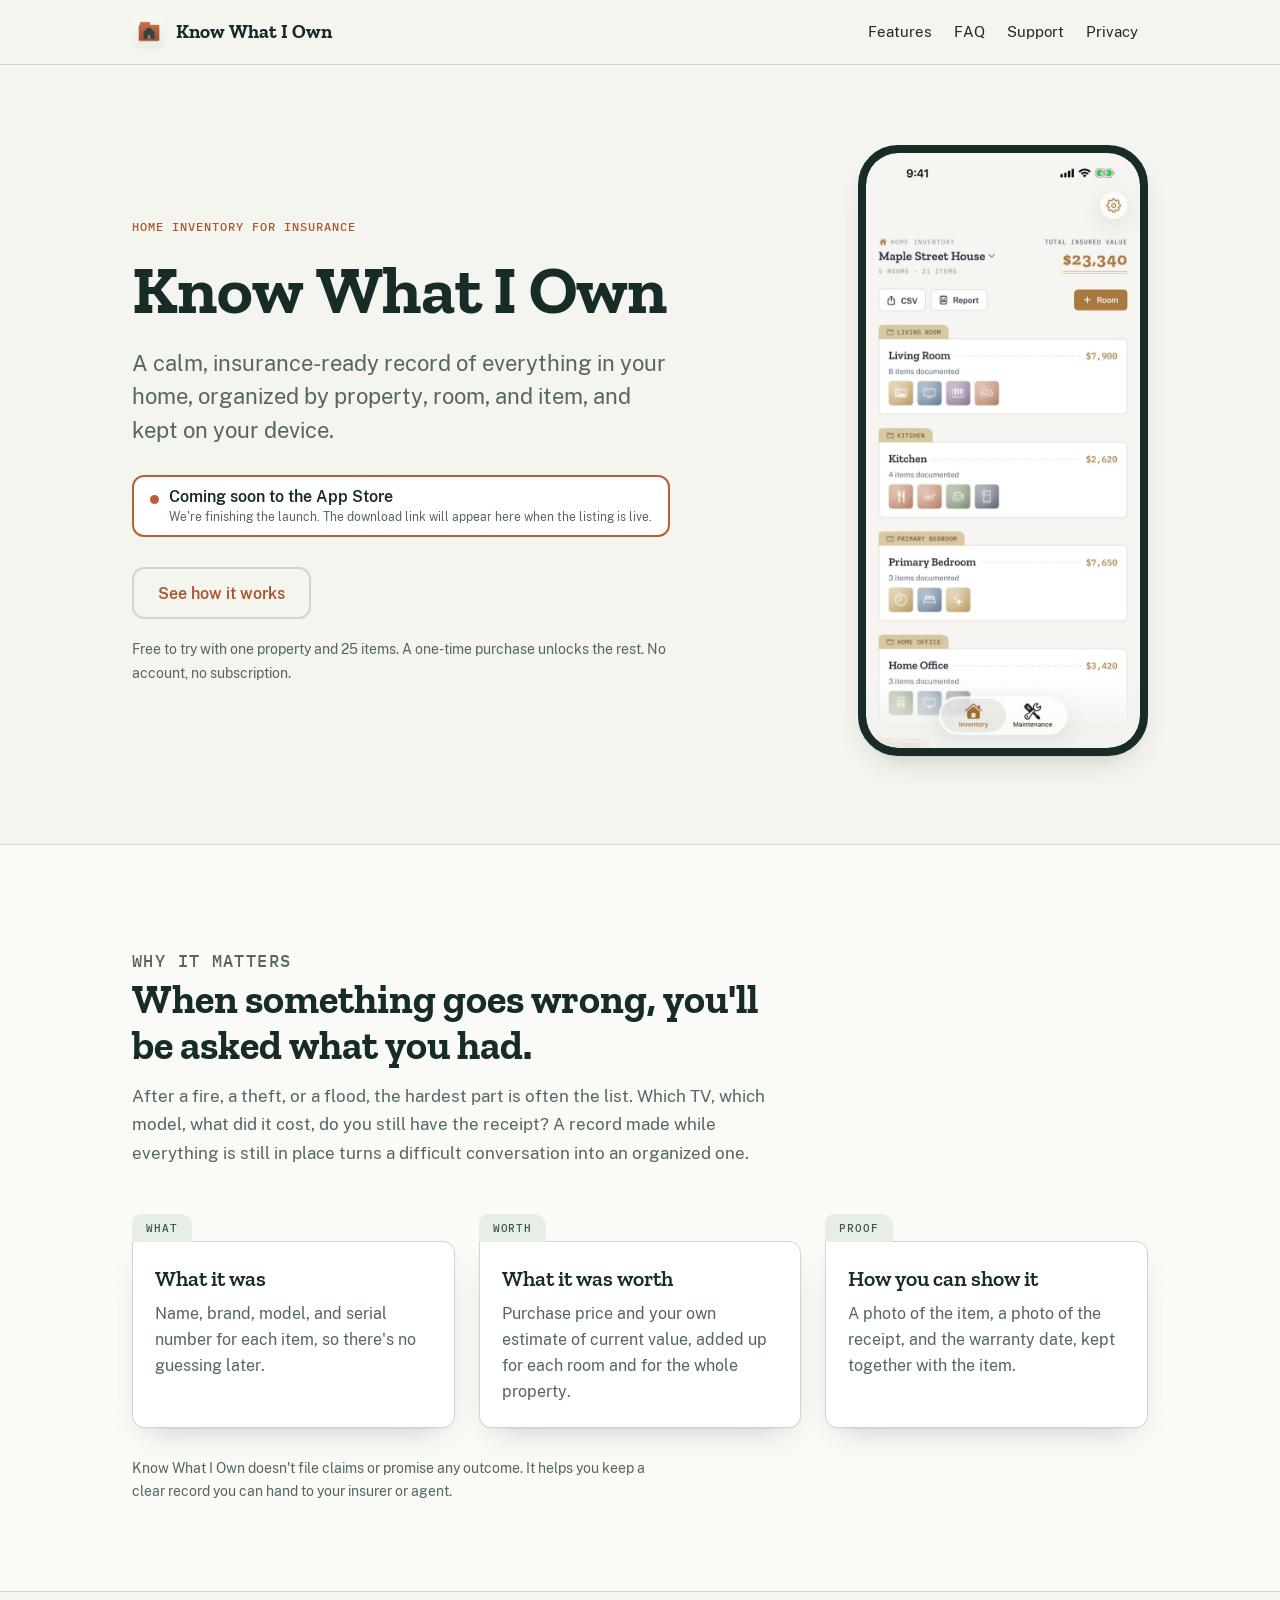
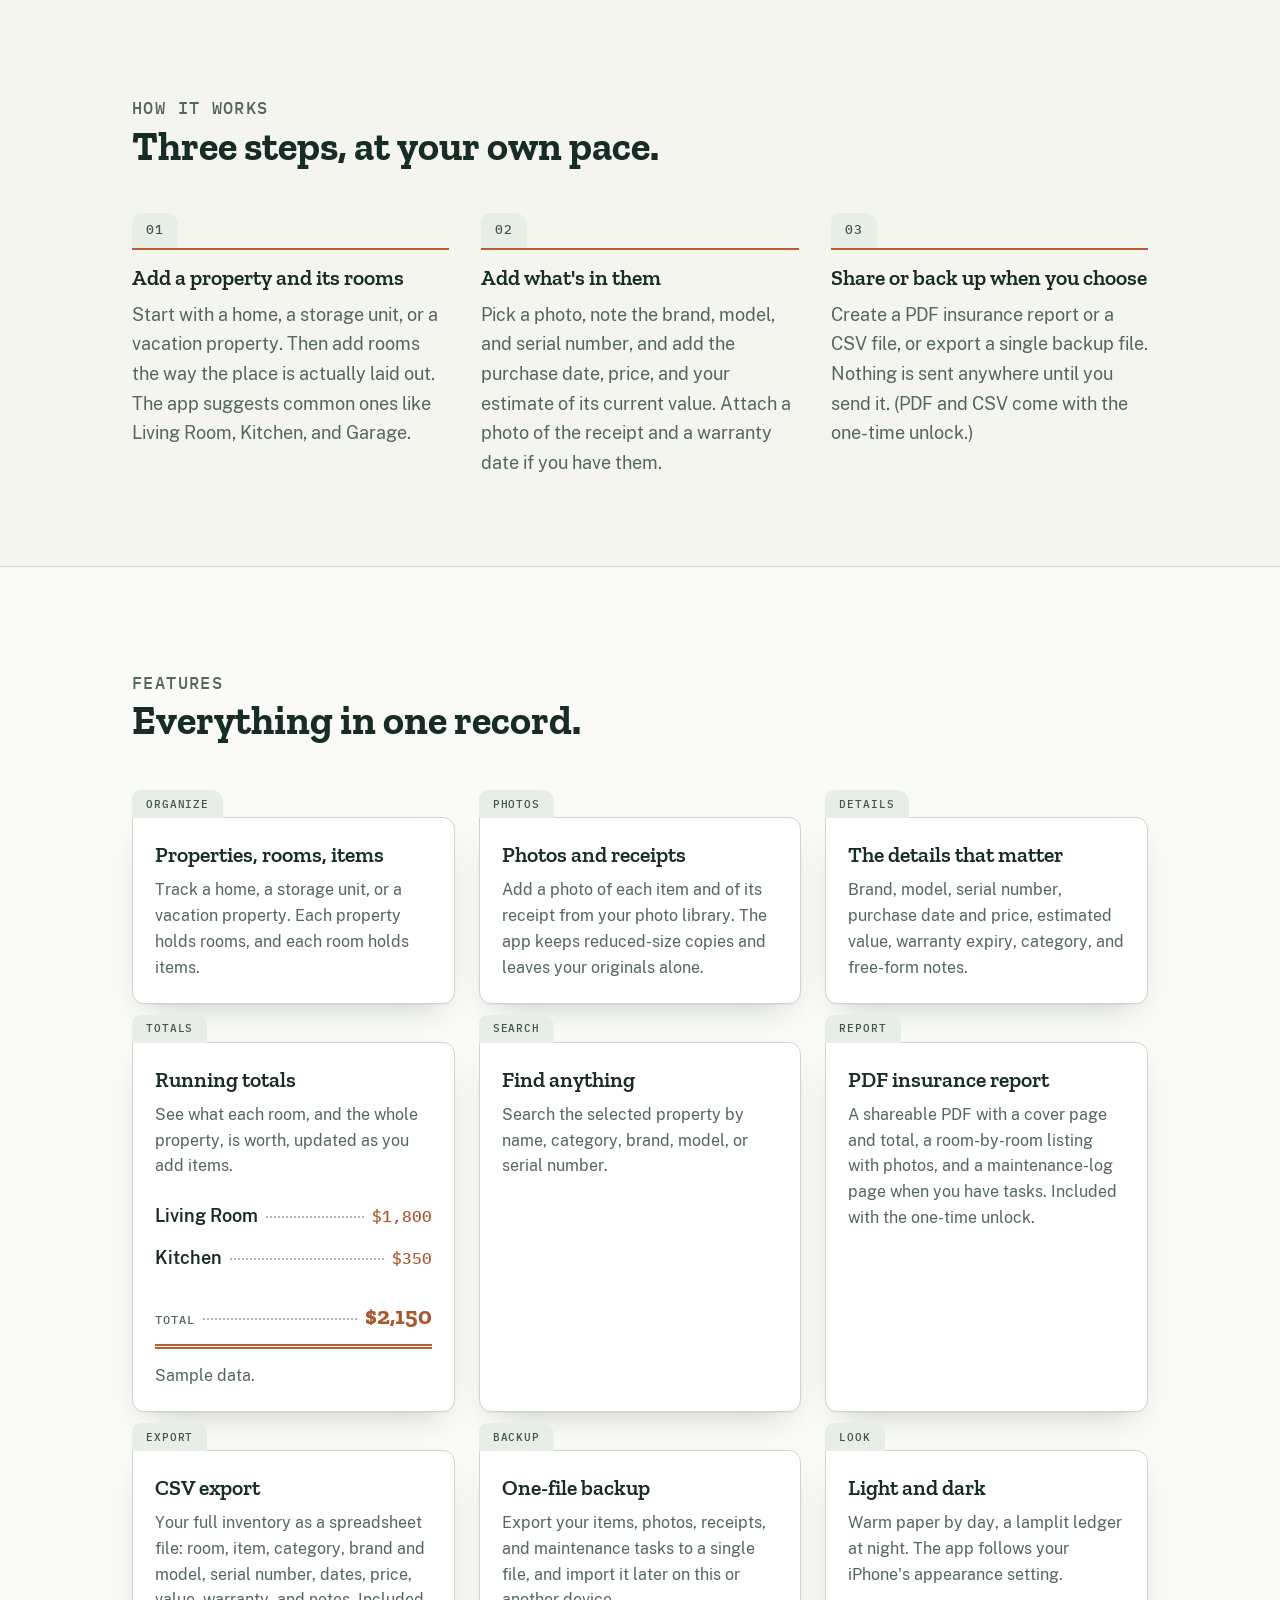
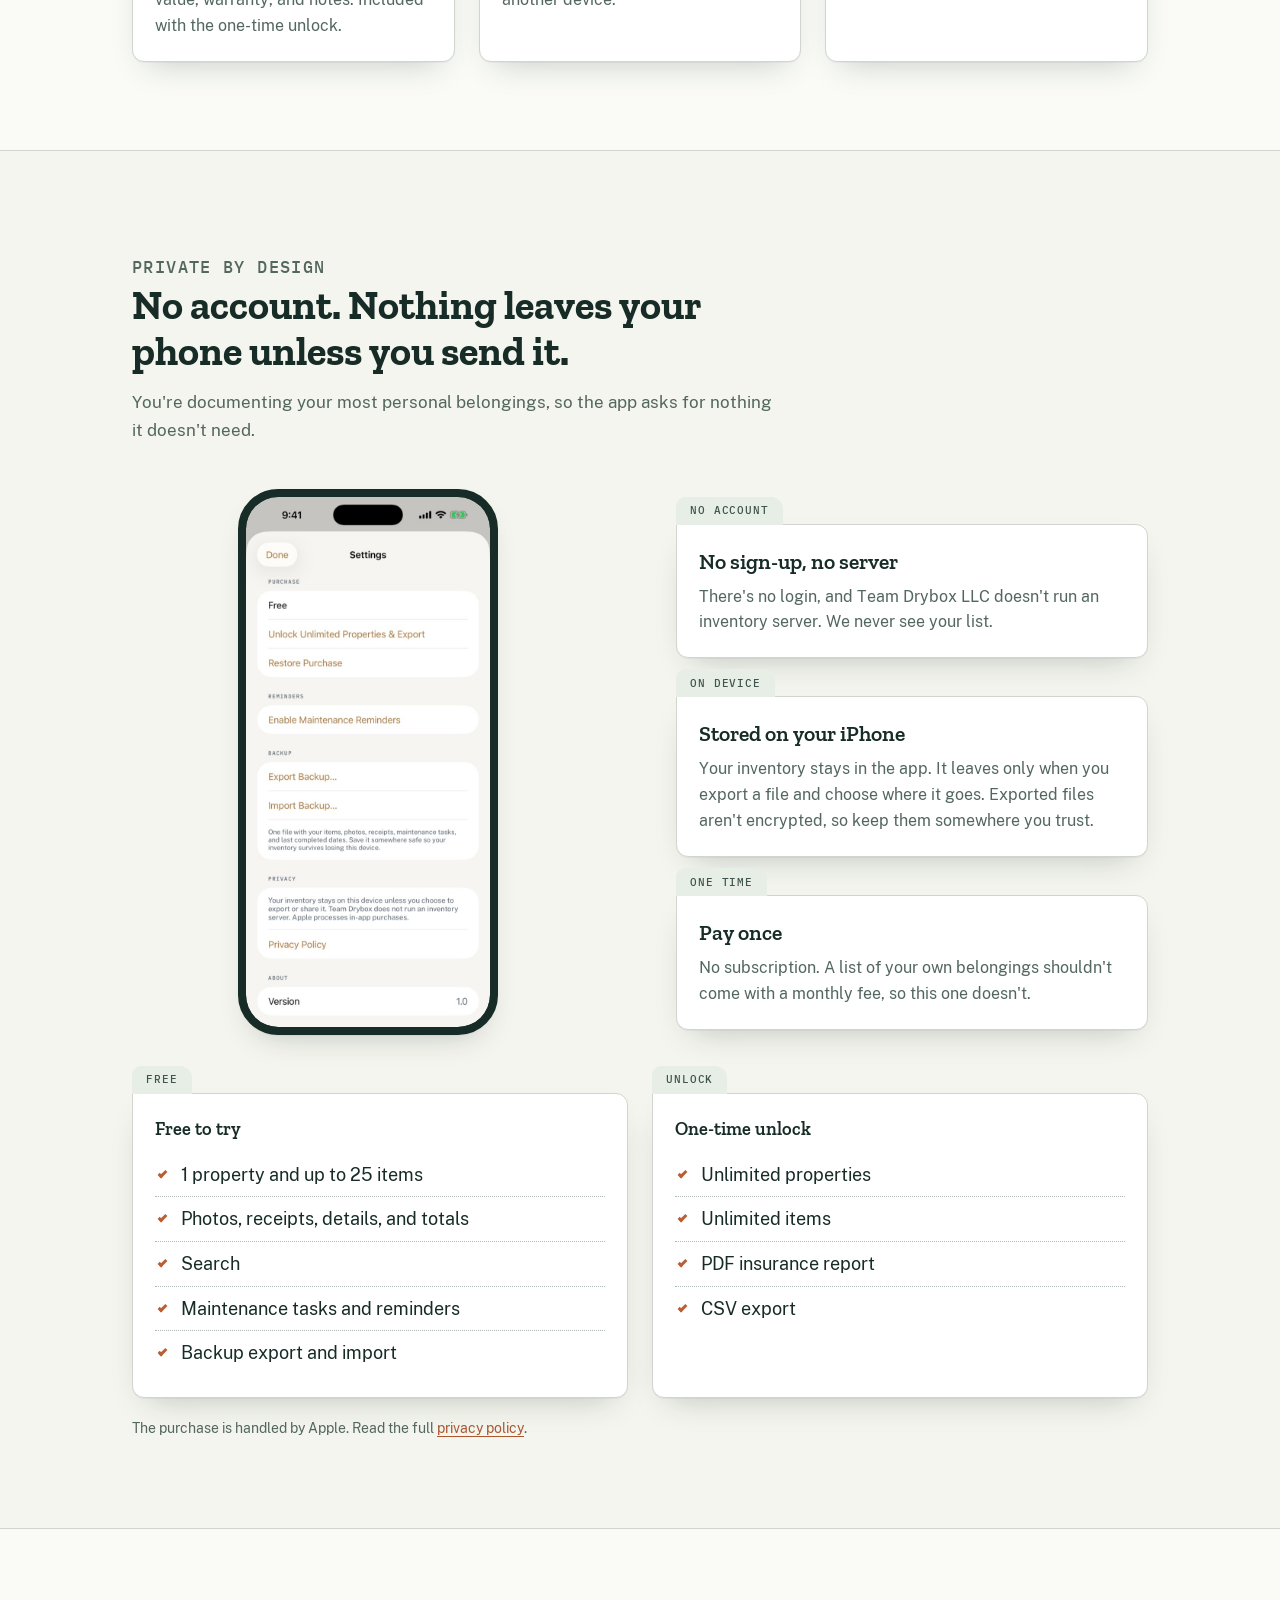
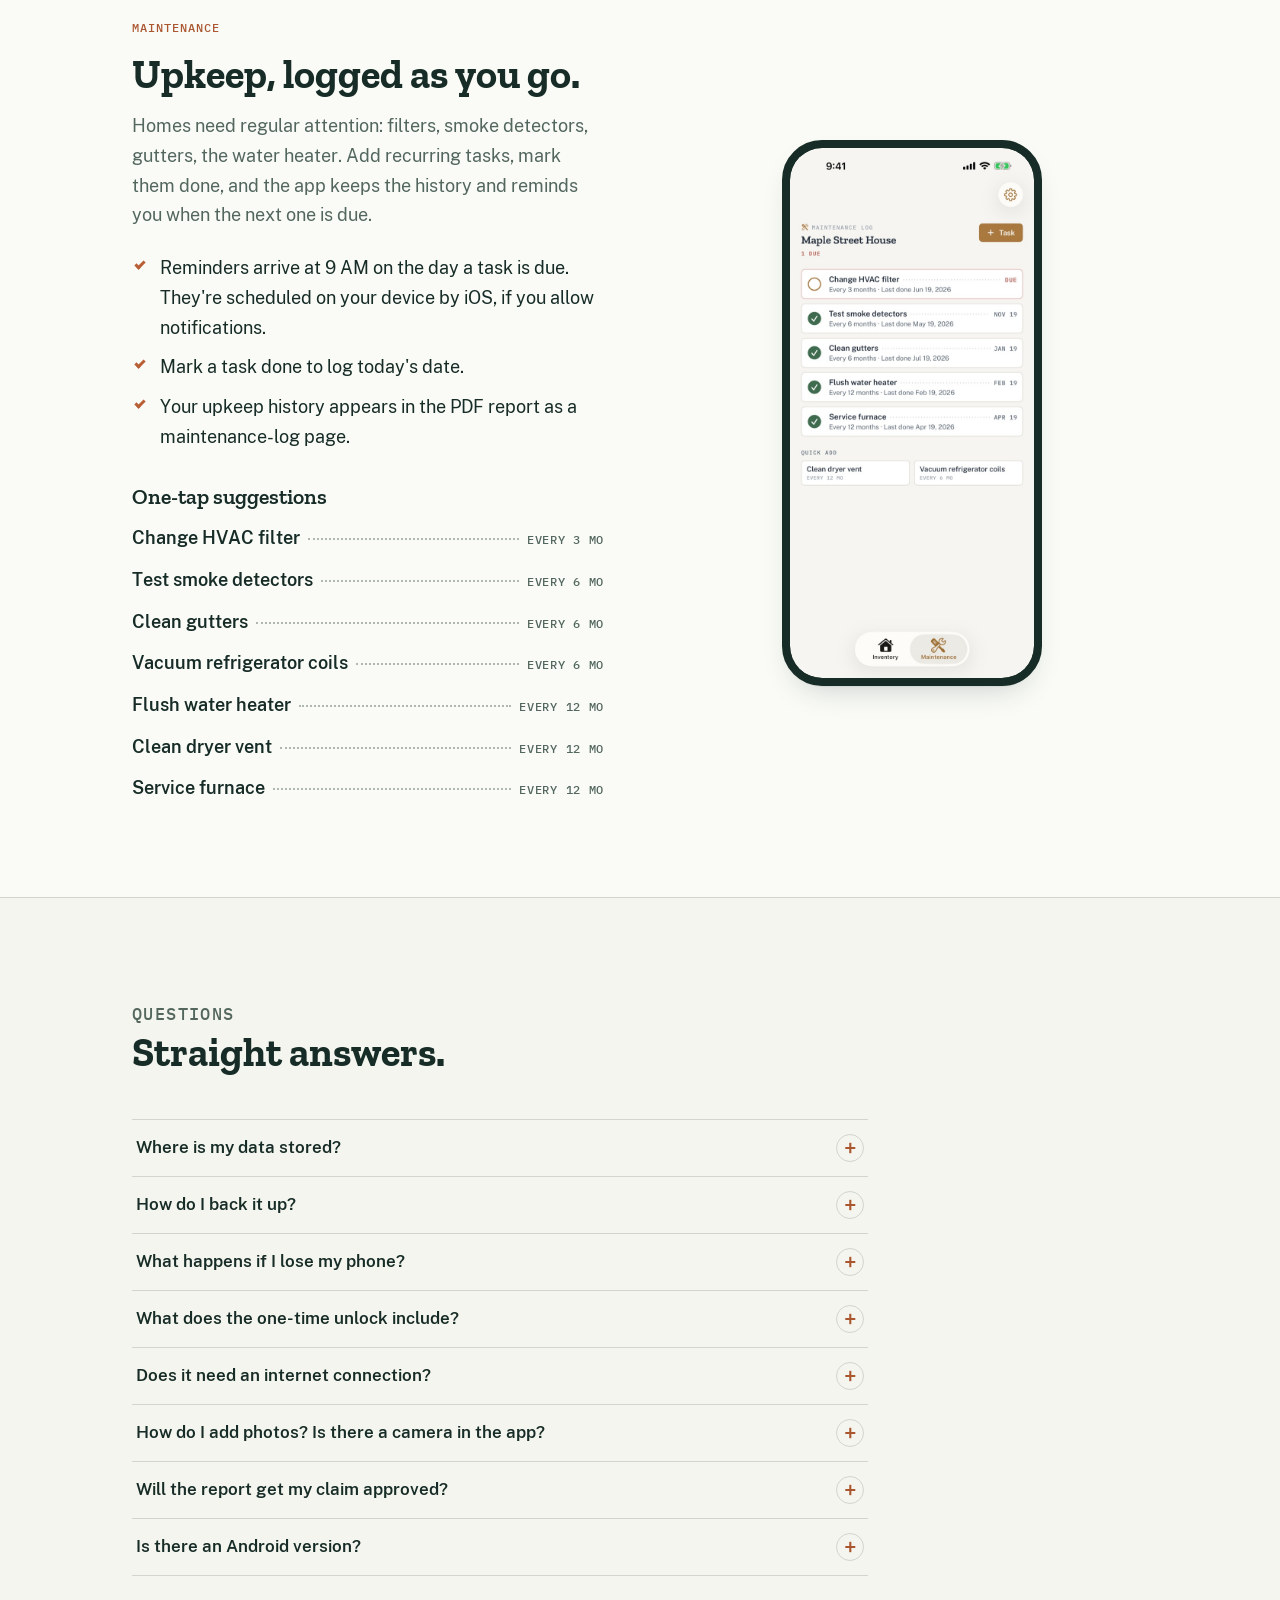
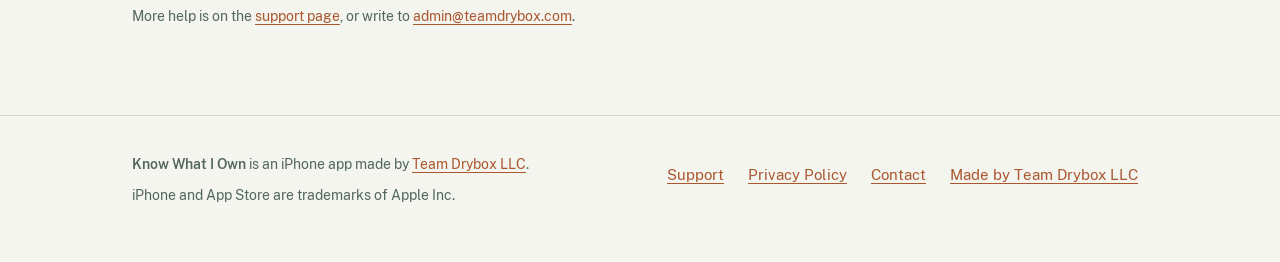
<file: site/index.html>
<!doctype html>
<html lang="en">
<head>
  <meta charset="utf-8">
  <meta name="viewport" content="width=device-width, initial-scale=1">
  <title>Know What I Own — Home Inventory for Insurance</title>
  <meta name="description" content="An offline-first iPhone app for documenting your belongings for insurance: properties, rooms, items, photos, a PDF report. No account. One-time purchase.">
  <link rel="canonical" href="https://knowwhatiown.com/">
  <meta name="color-scheme" content="light dark">
  <meta name="theme-color" content="#F4F5EE" media="(prefers-color-scheme: light)">
  <meta name="theme-color" content="#0F1A17" media="(prefers-color-scheme: dark)">
  <meta property="og:type" content="website">
  <meta property="og:site_name" content="Know What I Own">
  <meta property="og:title" content="Know What I Own — Home Inventory for Insurance">
  <meta property="og:description" content="An offline-first iPhone app for documenting your belongings for insurance: properties, rooms, items, photos, a PDF report. No account. One-time purchase.">
  <meta property="og:url" content="https://knowwhatiown.com/">
  <meta property="og:image" content="https://knowwhatiown.com/assets/og.jpg">
  <meta property="og:image:width" content="1200">
  <meta property="og:image:height" content="630">
  <meta property="og:image:alt" content="Know What I Own: the app&#x27;s inventory screen beside the name and the line &#x27;A calm, insurance-ready record of everything in your home.&#x27;">
  <meta name="twitter:card" content="summary_large_image">
  <meta name="twitter:title" content="Know What I Own — Home Inventory for Insurance">
  <meta name="twitter:description" content="An offline-first iPhone app for documenting your belongings for insurance: properties, rooms, items, photos, a PDF report. No account. One-time purchase.">
  <meta name="twitter:image" content="https://knowwhatiown.com/assets/og.jpg">
  <meta name="twitter:image:alt" content="Know What I Own: the app&#x27;s inventory screen beside the name and the line &#x27;A calm, insurance-ready record of everything in your home.&#x27;">
  <link rel="icon" type="image/x-icon" href="/favicon.ico">
  <link rel="icon" type="image/png" sizes="32x32" href="assets/favicon-32.png">
  <link rel="apple-touch-icon" href="assets/apple-touch-icon.png">
  <link rel="preload" href="assets/fonts/zilla-slab-700.woff2" as="font" type="font/woff2" crossorigin>
  <link rel="preload" href="assets/fonts/public-sans-400.woff2" as="font" type="font/woff2" crossorigin>
  <link rel="stylesheet" href="assets/styles.css">
</head>
<body>
  <a class="skip" href="#main">Skip to main content</a>
  <header class="site-header">
    <div class="wrap">
      <a class="brand" href="index.html"><img src="assets/apple-touch-icon.png" width="34" height="34" alt="">Know What I Own</a>
      <nav aria-label="Main">
        <ul class="nav">
          <li><a href="index.html#features">Features</a></li>
          <li><a href="index.html#faq">FAQ</a></li>
          <li><a href="support.html">Support</a></li>
          <li><a href="privacy.html">Privacy</a></li>
        </ul>
      </nav>
    </div>
  </header>

  <main id="main">

    <section class="hero" aria-labelledby="hero-title">
      <div class="wrap hero-grid">
        <div>
          <p class="eyebrow">Home inventory for insurance</p>
          <h1 id="hero-title">Know What I Own</h1>
          <p class="lede">A calm, insurance-ready record of everything in your home, organized by property, room, and item, and kept on your device.</p>
          <div class="cta-row">
            <!-- REPLACE with the official "Download on the App Store" badge + link once the app is approved -->
            <p class="app-status" role="status"><span class="dot" aria-hidden="true"></span><span><strong>Coming soon to the App Store</strong><small>We're finishing the launch. The download link will appear here when the listing is live.</small></span></p>
            <a class="btn btn-ghost" href="#how">See how it works</a>
          </div>
          <p class="fine">Free to try with one property and 25 items. A one-time purchase unlocks the rest. No account, no subscription.</p>
        </div>
        <div class="hero-art">
          <figure class="phone">
            <img src="assets/shots/shot-inventory.jpg" width="640" height="1390" alt="The Inventory screen in Know What I Own: a property called My Home with a total value, search, CSV and Report buttons, and room cards for Living Room and Kitchen with dotted lines to each room's value.">
          </figure>
        </div>
      </div>
    </section>

    <section class="alt" id="why" aria-labelledby="why-title">
      <div class="wrap">
        <div class="section-head">
          <p class="eyebrow">Why it matters</p>
          <h2 id="why-title">When something goes wrong, you'll be asked what you had.</h2>
          <p>After a fire, a theft, or a flood, the hardest part is often the list. Which TV, which model, what did it cost, do you still have the receipt? A record made while everything is still in place turns a difficult conversation into an organized one.</p>
        </div>
        <ul class="cards">
          <li class="folder"><span class="tab" aria-hidden="true">What</span>
            <h3>What it was</h3>
            <p>Name, brand, model, and serial number for each item, so there's no guessing later.</p></li>
          <li class="folder"><span class="tab" aria-hidden="true">Worth</span>
            <h3>What it was worth</h3>
            <p>Purchase price and your own estimate of current value, added up for each room and for the whole property.</p></li>
          <li class="folder"><span class="tab" aria-hidden="true">Proof</span>
            <h3>How you can show it</h3>
            <p>A photo of the item, a photo of the receipt, and the warranty date, kept together with the item.</p></li>
        </ul>
        <p class="fine" style="margin-top:28px">Know What I Own doesn't file claims or promise any outcome. It helps you keep a clear record you can hand to your insurer or agent.</p>
      </div>
    </section>

    <section id="how" aria-labelledby="how-title">
      <div class="wrap">
        <div class="section-head">
          <p class="eyebrow">How it works</p>
          <h2 id="how-title">Three steps, at your own pace.</h2>
        </div>
        <ol class="steps">
          <li>
            <span class="step-number" aria-hidden="true">01</span>
            <h3>Add a property and its rooms</h3>
            <p>Start with a home, a storage unit, or a vacation property. Then add rooms the way the place is actually laid out. The app suggests common ones like Living Room, Kitchen, and Garage.</p>
          </li>
          <li>
            <span class="step-number" aria-hidden="true">02</span>
            <h3>Add what's in them</h3>
            <p>Pick a photo, note the brand, model, and serial number, and add the purchase date, price, and your estimate of its current value. Attach a photo of the receipt and a warranty date if you have them.</p>
          </li>
          <li>
            <span class="step-number" aria-hidden="true">03</span>
            <h3>Share or back up when you choose</h3>
            <p>Create a PDF insurance report or a CSV file, or export a single backup file. Nothing is sent anywhere until you send it. (PDF and CSV come with the one-time unlock.)</p>
          </li>
        </ol>
      </div>
    </section>

    <section class="alt" id="features" aria-labelledby="features-title">
      <div class="wrap">
        <div class="section-head">
          <p class="eyebrow">Features</p>
          <h2 id="features-title">Everything in one record.</h2>
        </div>
        <ul class="cards">
          <li class="folder"><span class="tab" aria-hidden="true">Organize</span>
            <h3>Properties, rooms, items</h3>
            <p>Track a home, a storage unit, or a vacation property. Each property holds rooms, and each room holds items.</p></li>
          <li class="folder"><span class="tab" aria-hidden="true">Photos</span>
            <h3>Photos and receipts</h3>
            <p>Add a photo of each item and of its receipt from your photo library. The app keeps reduced-size copies and leaves your originals alone.</p></li>
          <li class="folder"><span class="tab" aria-hidden="true">Details</span>
            <h3>The details that matter</h3>
            <p>Brand, model, serial number, purchase date and price, estimated value, warranty expiry, category, and free-form notes.</p></li>
          <li class="folder"><span class="tab" aria-hidden="true">Totals</span>
            <h3>Running totals</h3>
            <p>See what each room, and the whole property, is worth, updated as you add items.</p>
            <ul class="ledger" aria-label="Sample totals">
              <li class="leader"><span class="name">Living Room</span><span class="dots" aria-hidden="true"></span><span class="val">$1,800</span></li>
              <li class="leader"><span class="name">Kitchen</span><span class="dots" aria-hidden="true"></span><span class="val">$350</span></li>
              <li class="leader total"><span class="name">Total</span><span class="dots" aria-hidden="true"></span><span class="val">$2,150</span></li>
            </ul>
            <p class="sample">Sample data.</p></li>
          <li class="folder"><span class="tab" aria-hidden="true">Search</span>
            <h3>Find anything</h3>
            <p>Search the selected property by name, category, brand, model, or serial number.</p></li>
          <li class="folder"><span class="tab" aria-hidden="true">Report</span>
            <h3>PDF insurance report</h3>
            <p>A shareable PDF with a cover page and total, a room-by-room listing with photos, and a maintenance-log page when you have tasks. Included with the one-time unlock.</p></li>
          <li class="folder"><span class="tab" aria-hidden="true">Export</span>
            <h3>CSV export</h3>
            <p>Your full inventory as a spreadsheet file: room, item, category, brand and model, serial number, dates, price, value, warranty, and notes. Included with the one-time unlock.</p></li>
          <li class="folder"><span class="tab" aria-hidden="true">Backup</span>
            <h3>One-file backup</h3>
            <p>Export your items, photos, receipts, and maintenance tasks to a single file, and import it later on this or another device.</p></li>
          <li class="folder"><span class="tab" aria-hidden="true">Look</span>
            <h3>Light and dark</h3>
            <p>Warm paper by day, a lamplit ledger at night. The app follows your iPhone's appearance setting.</p></li>
        </ul>
      </div>
    </section>

    <section id="privacy-promise" aria-labelledby="privacy-title">
      <div class="wrap">
        <div class="section-head">
          <p class="eyebrow">Private by design</p>
          <h2 id="privacy-title">No account. Nothing leaves your phone unless you send it.</h2>
          <p>You're documenting your most personal belongings, so the app asks for nothing it doesn't need.</p>
        </div>
        <div class="split flip">
          <div>
            <ul class="trio">
              <li class="folder"><span class="tab" aria-hidden="true">No account</span>
                <h3>No sign-up, no server</h3>
                <p>There's no login, and Team Drybox LLC doesn't run an inventory server. We never see your list.</p></li>
              <li class="folder"><span class="tab" aria-hidden="true">On device</span>
                <h3>Stored on your iPhone</h3>
                <p>Your inventory stays in the app. It leaves only when you export a file and choose where it goes. Exported files aren't encrypted, so keep them somewhere you trust.</p></li>
              <li class="folder"><span class="tab" aria-hidden="true">One time</span>
                <h3>Pay once</h3>
                <p>No subscription. A list of your own belongings shouldn't come with a monthly fee, so this one doesn't.</p></li>
            </ul>
          </div>
          <div class="art">
            <figure class="phone small">
              <img src="assets/shots/shot-settings.jpg" width="640" height="1390" alt="The Settings screen: Purchase, Reminders, and Backup sections with Export Backup and Import Backup, and a Privacy note saying the inventory stays on the device unless you choose to export or share it.">
            </figure>
          </div>
        </div>
        <div class="plans" style="margin-top:28px">
          <div class="folder"><span class="tab" aria-hidden="true">Free</span>
            <h3>Free to try</h3>
            <ul>
              <li>1 property and up to 25 items</li>
              <li>Photos, receipts, details, and totals</li>
              <li>Search</li>
              <li>Maintenance tasks and reminders</li>
              <li>Backup export and import</li>
            </ul></div>
          <div class="folder"><span class="tab" aria-hidden="true">Unlock</span>
            <h3>One-time unlock</h3>
            <ul>
              <li>Unlimited properties</li>
              <li>Unlimited items</li>
              <li>PDF insurance report</li>
              <li>CSV export</li>
            </ul></div>
        </div>
        <p class="fine">The purchase is handled by Apple. Read the full <a href="privacy.html">privacy policy</a>.</p>
      </div>
    </section>

    <section class="alt" id="maintenance" aria-labelledby="maint-title">
      <div class="wrap split">
        <div>
          <p class="eyebrow">Maintenance</p>
          <h2 id="maint-title">Upkeep, logged as you go.</h2>
          <p style="margin-top:14px;color:var(--soft)">Homes need regular attention: filters, smoke detectors, gutters, the water heater. Add recurring tasks, mark them done, and the app keeps the history and reminds you when the next one is due.</p>
          <ul class="checklist">
            <li>Reminders arrive at 9 AM on the day a task is due. They're scheduled on your device by iOS, if you allow notifications.</li>
            <li>Mark a task done to log today's date.</li>
            <li>Your upkeep history appears in the PDF report as a maintenance-log page.</li>
          </ul>
          <h3 style="margin:28px 0 6px">One-tap suggestions</h3>
          <ul class="ledger" aria-label="Suggested recurring tasks">
            <li class="leader"><span class="name">Change HVAC filter</span><span class="dots" aria-hidden="true"></span><span class="sub">Every 3 mo</span></li>
            <li class="leader"><span class="name">Test smoke detectors</span><span class="dots" aria-hidden="true"></span><span class="sub">Every 6 mo</span></li>
            <li class="leader"><span class="name">Clean gutters</span><span class="dots" aria-hidden="true"></span><span class="sub">Every 6 mo</span></li>
            <li class="leader"><span class="name">Vacuum refrigerator coils</span><span class="dots" aria-hidden="true"></span><span class="sub">Every 6 mo</span></li>
            <li class="leader"><span class="name">Flush water heater</span><span class="dots" aria-hidden="true"></span><span class="sub">Every 12 mo</span></li>
            <li class="leader"><span class="name">Clean dryer vent</span><span class="dots" aria-hidden="true"></span><span class="sub">Every 12 mo</span></li>
            <li class="leader"><span class="name">Service furnace</span><span class="dots" aria-hidden="true"></span><span class="sub">Every 12 mo</span></li>
          </ul>
        </div>
        <div class="art">
          <figure class="phone small">
            <img src="assets/shots/shot-maintenance.jpg" width="640" height="1390" alt="The Maintenance tab: a log for My Home showing two tasks marked due, Change HVAC filter every 3 months and Clean gutters every 6 months, with a Quick add list of other common tasks.">
          </figure>
        </div>
      </div>
    </section>

    <section id="faq" aria-labelledby="faq-title">
      <div class="wrap">
        <div class="section-head">
          <p class="eyebrow">Questions</p>
          <h2 id="faq-title">Straight answers.</h2>
        </div>
        <div class="faq">
        <details>
          <summary>Where is my data stored?</summary>
          <div class="answer">
            <p>In the app, on your device. There is no account and no sign-up, and Team Drybox LLC does not run an inventory server, so we never receive your list. If you use iCloud Backup or back up your device to a computer, iOS may include the app's data in those device backups; the <a href="privacy.html">privacy policy</a> explains this.</p>
          </div>
        </details>
        <details>
          <summary>How do I back it up?</summary>
          <div class="answer">
            <p>Open Settings, then Backup, and tap &ldquo;Export Backup&hellip;&rdquo;. The app creates a single file with your items, photos, receipts, and maintenance tasks, and hands it to the iOS share sheet so you can save it wherever you trust, such as iCloud Drive. &ldquo;Import Backup&hellip;&rdquo; reads it back. The file is not encrypted, so anyone who gets it can read your inventory.</p>
          </div>
        </details>
        <details>
          <summary>What happens if I lose my phone?</summary>
          <div class="answer">
            <p>Your inventory lives on the phone, and we don't have a copy, so a saved backup file is your safety net: install the app on a new device and import it. If you also use iOS device backups, restoring a new device from one may bring the app's data back too. Without either, the data on a lost phone can't be recovered by us.</p>
          </div>
        </details>
        <details>
          <summary>What does the one-time unlock include?</summary>
          <div class="answer">
            <p>Unlimited properties and items, the PDF insurance report, and CSV export. Without it you can use the app with 1 property and up to 25 items. It's a single purchase with no subscription, handled by Apple, and &ldquo;Restore Purchase&rdquo; in Settings brings it back on a reinstall or a new device.</p>
          </div>
        </details>
        <details>
          <summary>Does it need an internet connection?</summary>
          <div class="answer">
            <p>No, not for your inventory. Items, photos, search, maintenance tasks, reports, exports, and backups all work offline. A connection is only needed to download the app and to buy or restore the unlock through the App Store.</p>
          </div>
        </details>
        <details>
          <summary>How do I add photos? Is there a camera in the app?</summary>
          <div class="answer">
            <p>You choose photos from your photo library with the standard iOS photo picker; the app has no built-in camera, so take pictures with the Camera app first. The app stores reduced-size copies and leaves your originals untouched.</p>
          </div>
        </details>
        <details>
          <summary>Will the report get my claim approved?</summary>
          <div class="answer">
            <p>No app can promise that. The PDF report is a clear, organized record of what you own, what it's worth to you, and what you can show for it. What an insurer accepts depends on your policy and your insurer, so ask your agent what they want to see.</p>
          </div>
        </details>
        <details>
          <summary>Is there an Android version?</summary>
          <div class="answer">
            <p>No. Know What I Own is built for iPhone (iOS 17 or later) and also runs on iPad. There is no Android or web version.</p>
          </div>
        </details>
        </div>
        <p class="fine" style="margin-top:28px">More help is on the <a href="support.html">support page</a>, or write to <a href="mailto:admin@teamdrybox.com">admin@teamdrybox.com</a>.</p>
      </div>
    </section>

  </main>
  <footer class="site-footer">
    <div class="wrap">
      <div>
        <p><strong>Know What I Own</strong> is an iPhone app made by <a href="https://teamdrybox.com">Team Drybox LLC</a>.</p>
        <p>iPhone and App Store are trademarks of Apple Inc.</p>
      </div>
      <nav aria-label="Footer">
        <ul class="footer-nav">
          <li><a href="support.html">Support</a></li>
          <li><a href="privacy.html">Privacy Policy</a></li>
          <li><a href="mailto:admin@teamdrybox.com">Contact</a></li>
          <li><a href="https://teamdrybox.com">Made by Team Drybox LLC</a></li>
        </ul>
      </nav>
    </div>
  </footer>
</body>
</html>
</file>
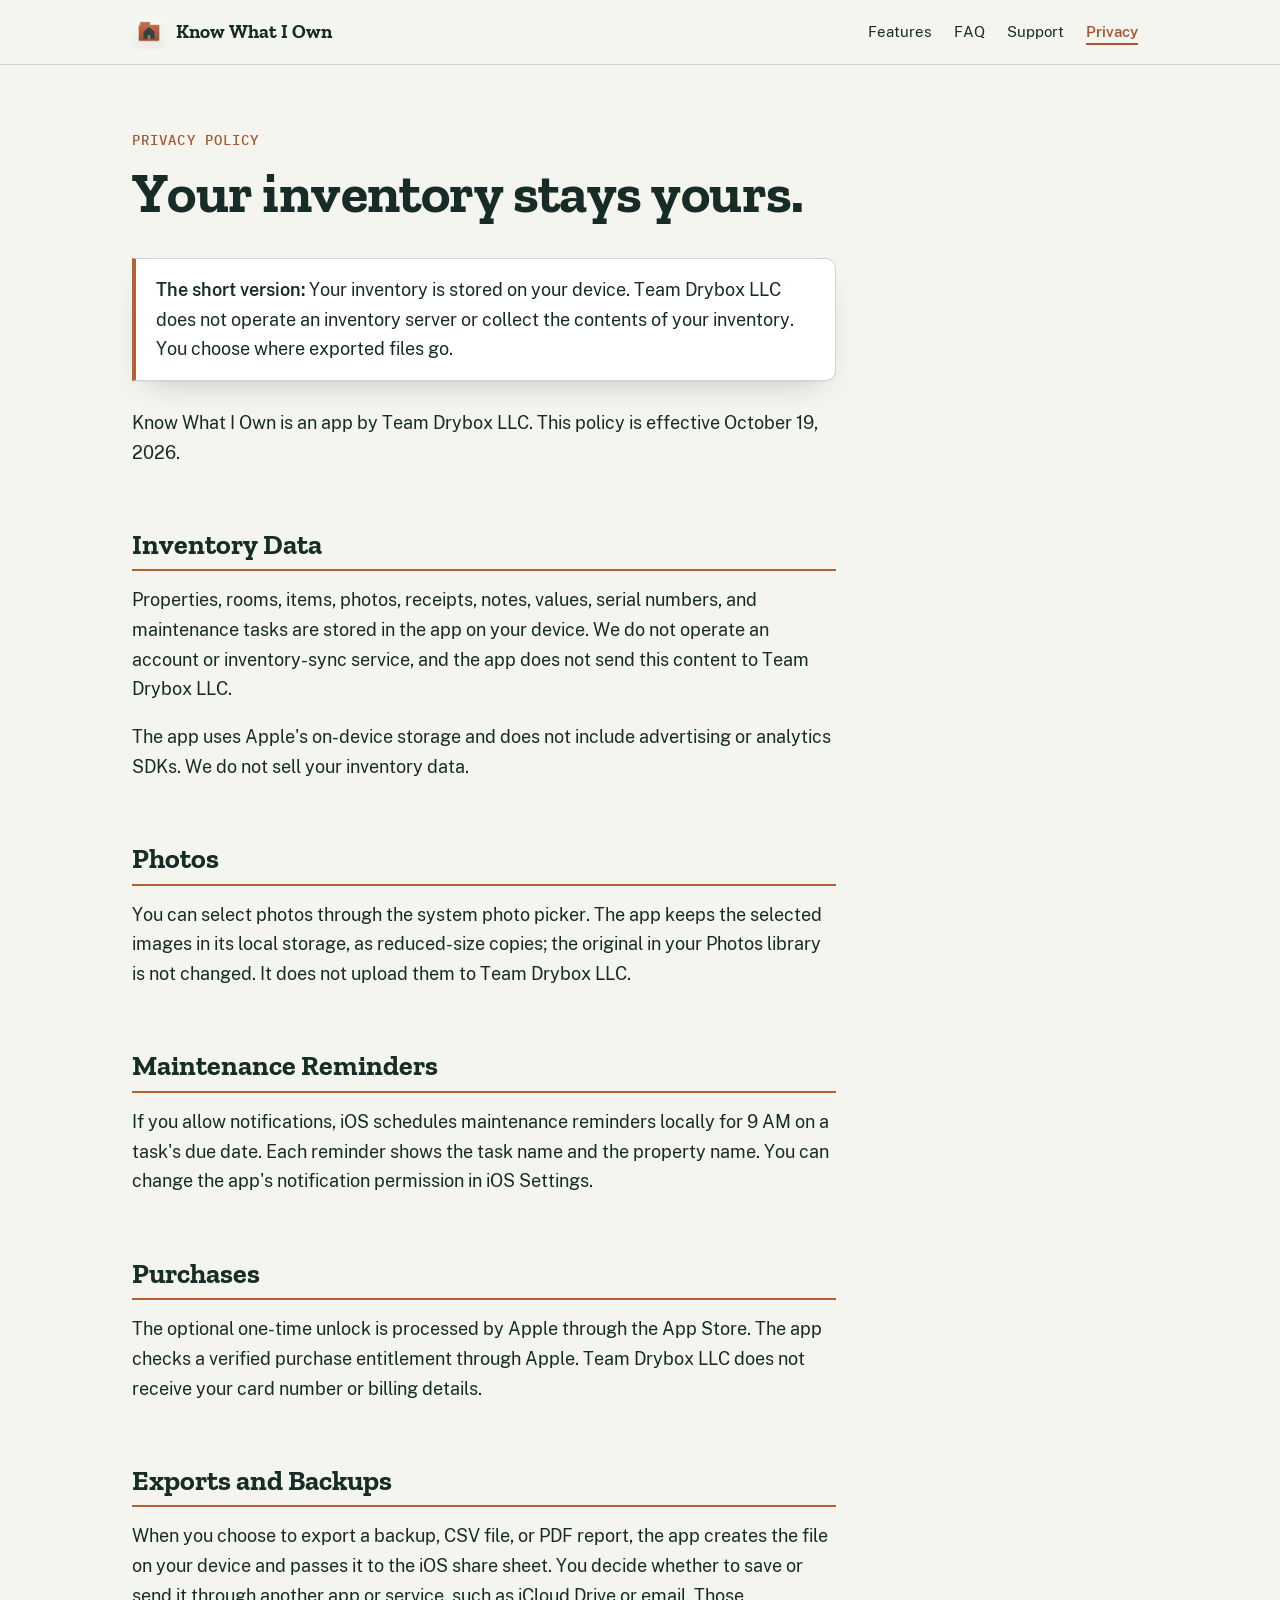
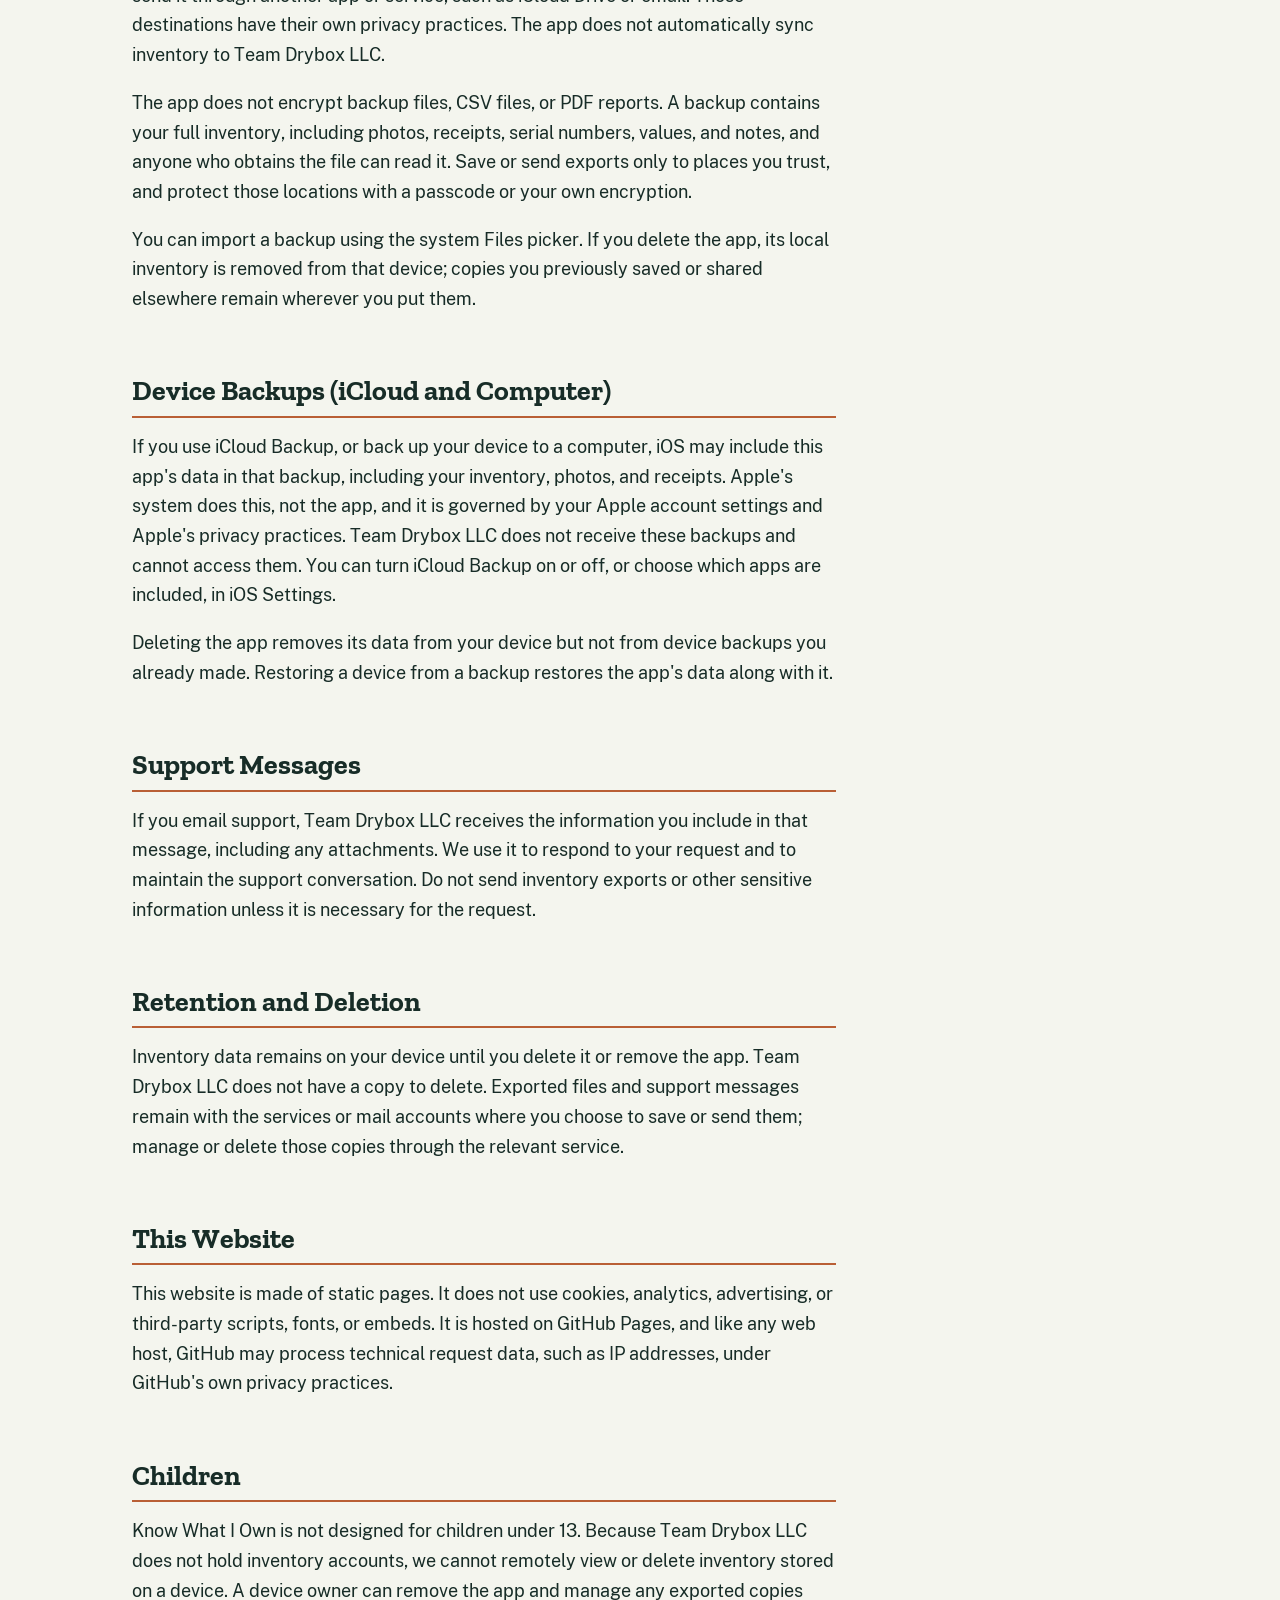
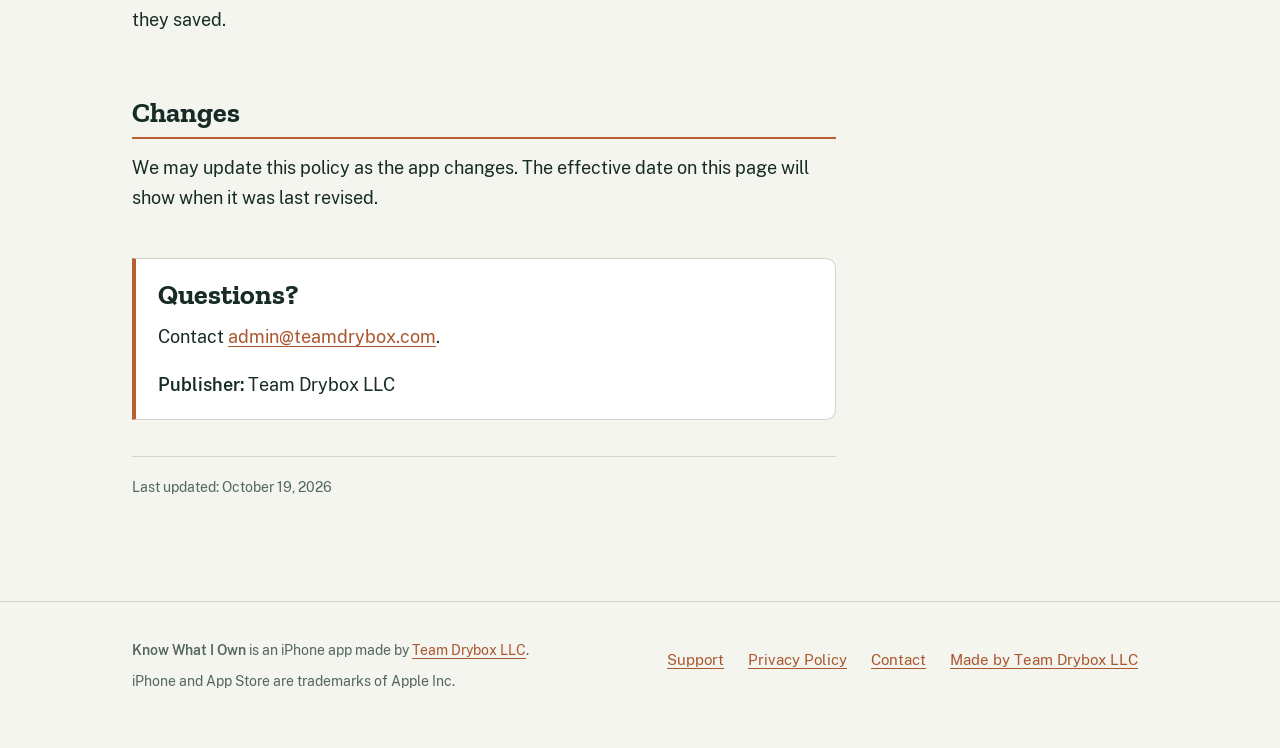
<file: site/privacy.html>
<!doctype html>
<html lang="en">
<head>
  <meta charset="utf-8">
  <meta name="viewport" content="width=device-width, initial-scale=1">
  <title>Privacy Policy — Know What I Own</title>
  <meta name="description" content="How Know What I Own handles your data: your inventory stays on your device, there is no account or inventory server, and you choose where exports go.">
  <link rel="canonical" href="https://knowwhatiown.com/privacy.html">
  <meta name="color-scheme" content="light dark">
  <meta name="theme-color" content="#F4F5EE" media="(prefers-color-scheme: light)">
  <meta name="theme-color" content="#0F1A17" media="(prefers-color-scheme: dark)">
  <meta property="og:type" content="website">
  <meta property="og:site_name" content="Know What I Own">
  <meta property="og:title" content="Privacy Policy — Know What I Own">
  <meta property="og:description" content="How Know What I Own handles your data: your inventory stays on your device, there is no account or inventory server, and you choose where exports go.">
  <meta property="og:url" content="https://knowwhatiown.com/privacy.html">
  <meta property="og:image" content="https://knowwhatiown.com/assets/og.jpg">
  <meta property="og:image:width" content="1200">
  <meta property="og:image:height" content="630">
  <meta property="og:image:alt" content="Know What I Own: the app&#x27;s inventory screen beside the name and the line &#x27;A calm, insurance-ready record of everything in your home.&#x27;">
  <meta name="twitter:card" content="summary_large_image">
  <meta name="twitter:title" content="Privacy Policy — Know What I Own">
  <meta name="twitter:description" content="How Know What I Own handles your data: your inventory stays on your device, there is no account or inventory server, and you choose where exports go.">
  <meta name="twitter:image" content="https://knowwhatiown.com/assets/og.jpg">
  <meta name="twitter:image:alt" content="Know What I Own: the app&#x27;s inventory screen beside the name and the line &#x27;A calm, insurance-ready record of everything in your home.&#x27;">
  <link rel="icon" type="image/x-icon" href="/favicon.ico">
  <link rel="icon" type="image/png" sizes="32x32" href="assets/favicon-32.png">
  <link rel="apple-touch-icon" href="assets/apple-touch-icon.png">
  <link rel="preload" href="assets/fonts/zilla-slab-700.woff2" as="font" type="font/woff2" crossorigin>
  <link rel="preload" href="assets/fonts/public-sans-400.woff2" as="font" type="font/woff2" crossorigin>
  <link rel="stylesheet" href="assets/styles.css">
</head>
<body>
  <a class="skip" href="#main">Skip to main content</a>
  <header class="site-header">
    <div class="wrap">
      <a class="brand" href="index.html"><img src="assets/apple-touch-icon.png" width="34" height="34" alt="">Know What I Own</a>
      <nav aria-label="Main">
        <ul class="nav">
          <li><a href="index.html#features">Features</a></li>
          <li><a href="index.html#faq">FAQ</a></li>
          <li><a href="support.html">Support</a></li>
          <li><a href="privacy.html" aria-current="page">Privacy</a></li>
        </ul>
      </nav>
    </div>
  </header>

  <main id="main">
    <div class="wrap">
      <div class="page-head">
        <p class="sub">Privacy Policy</p>
        <h1>Your inventory stays yours.</h1>
      </div>
      <div class="prose">
        <div class="callout">
          <p><strong>The short version:</strong> Your inventory is stored on your device. Team Drybox LLC does not operate an inventory server or collect the contents of your inventory. You choose where exported files go.</p>
        </div>

        <p>Know What I Own is an app by Team Drybox LLC. This policy is effective October 19, 2026.</p>

        <h2>Inventory Data</h2>
        <p>Properties, rooms, items, photos, receipts, notes, values, serial numbers, and maintenance tasks are stored in the app on your device. We do not operate an account or inventory-sync service, and the app does not send this content to Team Drybox LLC.</p>
        <p>The app uses Apple's on-device storage and does not include advertising or analytics SDKs. We do not sell your inventory data.</p>

        <h2>Photos</h2>
        <p>You can select photos through the system photo picker. The app keeps the selected images in its local storage, as reduced-size copies; the original in your Photos library is not changed. It does not upload them to Team Drybox LLC.</p>

        <h2>Maintenance Reminders</h2>
        <p>If you allow notifications, iOS schedules maintenance reminders locally for 9 AM on a task's due date. Each reminder shows the task name and the property name. You can change the app's notification permission in iOS Settings.</p>

        <h2>Purchases</h2>
        <p>The optional one-time unlock is processed by Apple through the App Store. The app checks a verified purchase entitlement through Apple. Team Drybox LLC does not receive your card number or billing details.</p>

        <h2>Exports and Backups</h2>
        <p>When you choose to export a backup, CSV file, or PDF report, the app creates the file on your device and passes it to the iOS share sheet. You decide whether to save or send it through another app or service, such as iCloud Drive or email. Those destinations have their own privacy practices. The app does not automatically sync inventory to Team Drybox LLC.</p>
        <p>The app does not encrypt backup files, CSV files, or PDF reports. A backup contains your full inventory, including photos, receipts, serial numbers, values, and notes, and anyone who obtains the file can read it. Save or send exports only to places you trust, and protect those locations with a passcode or your own encryption.</p>
        <p>You can import a backup using the system Files picker. If you delete the app, its local inventory is removed from that device; copies you previously saved or shared elsewhere remain wherever you put them.</p>

        <h2>Device Backups (iCloud and Computer)</h2>
        <p>If you use iCloud Backup, or back up your device to a computer, iOS may include this app's data in that backup, including your inventory, photos, and receipts. Apple's system does this, not the app, and it is governed by your Apple account settings and Apple's privacy practices. Team Drybox LLC does not receive these backups and cannot access them. You can turn iCloud Backup on or off, or choose which apps are included, in iOS Settings.</p>
        <p>Deleting the app removes its data from your device but not from device backups you already made. Restoring a device from a backup restores the app's data along with it.</p>

        <h2>Support Messages</h2>
        <p>If you email support, Team Drybox LLC receives the information you include in that message, including any attachments. We use it to respond to your request and to maintain the support conversation. Do not send inventory exports or other sensitive information unless it is necessary for the request.</p>

        <h2>Retention and Deletion</h2>
        <p>Inventory data remains on your device until you delete it or remove the app. Team Drybox LLC does not have a copy to delete. Exported files and support messages remain with the services or mail accounts where you choose to save or send them; manage or delete those copies through the relevant service.</p>

        <h2>This Website</h2>
        <p>This website is made of static pages. It does not use cookies, analytics, advertising, or third-party scripts, fonts, or embeds. It is hosted on GitHub Pages, and like any web host, GitHub may process technical request data, such as IP addresses, under GitHub's own privacy practices.</p>

        <h2>Children</h2>
        <p>Know What I Own is not designed for children under 13. Because Team Drybox LLC does not hold inventory accounts, we cannot remotely view or delete inventory stored on a device. A device owner can remove the app and manage any exported copies they saved.</p>

        <h2>Changes</h2>
        <p>We may update this policy as the app changes. The effective date on this page will show when it was last revised.</p>

        <div class="contact">
          <h2>Questions?</h2>
          <p>Contact <a href="mailto:admin@teamdrybox.com">admin@teamdrybox.com</a>.</p>
          <p><strong>Publisher:</strong> Team Drybox LLC</p>
        </div>

        <p class="updated">Last updated: October 19, 2026</p>
      </div>
    </div>
  </main>
  <footer class="site-footer">
    <div class="wrap">
      <div>
        <p><strong>Know What I Own</strong> is an iPhone app made by <a href="https://teamdrybox.com">Team Drybox LLC</a>.</p>
        <p>iPhone and App Store are trademarks of Apple Inc.</p>
      </div>
      <nav aria-label="Footer">
        <ul class="footer-nav">
          <li><a href="support.html">Support</a></li>
          <li><a href="privacy.html">Privacy Policy</a></li>
          <li><a href="mailto:admin@teamdrybox.com">Contact</a></li>
          <li><a href="https://teamdrybox.com">Made by Team Drybox LLC</a></li>
        </ul>
      </nav>
    </div>
  </footer>
</body>
</html>
</file>
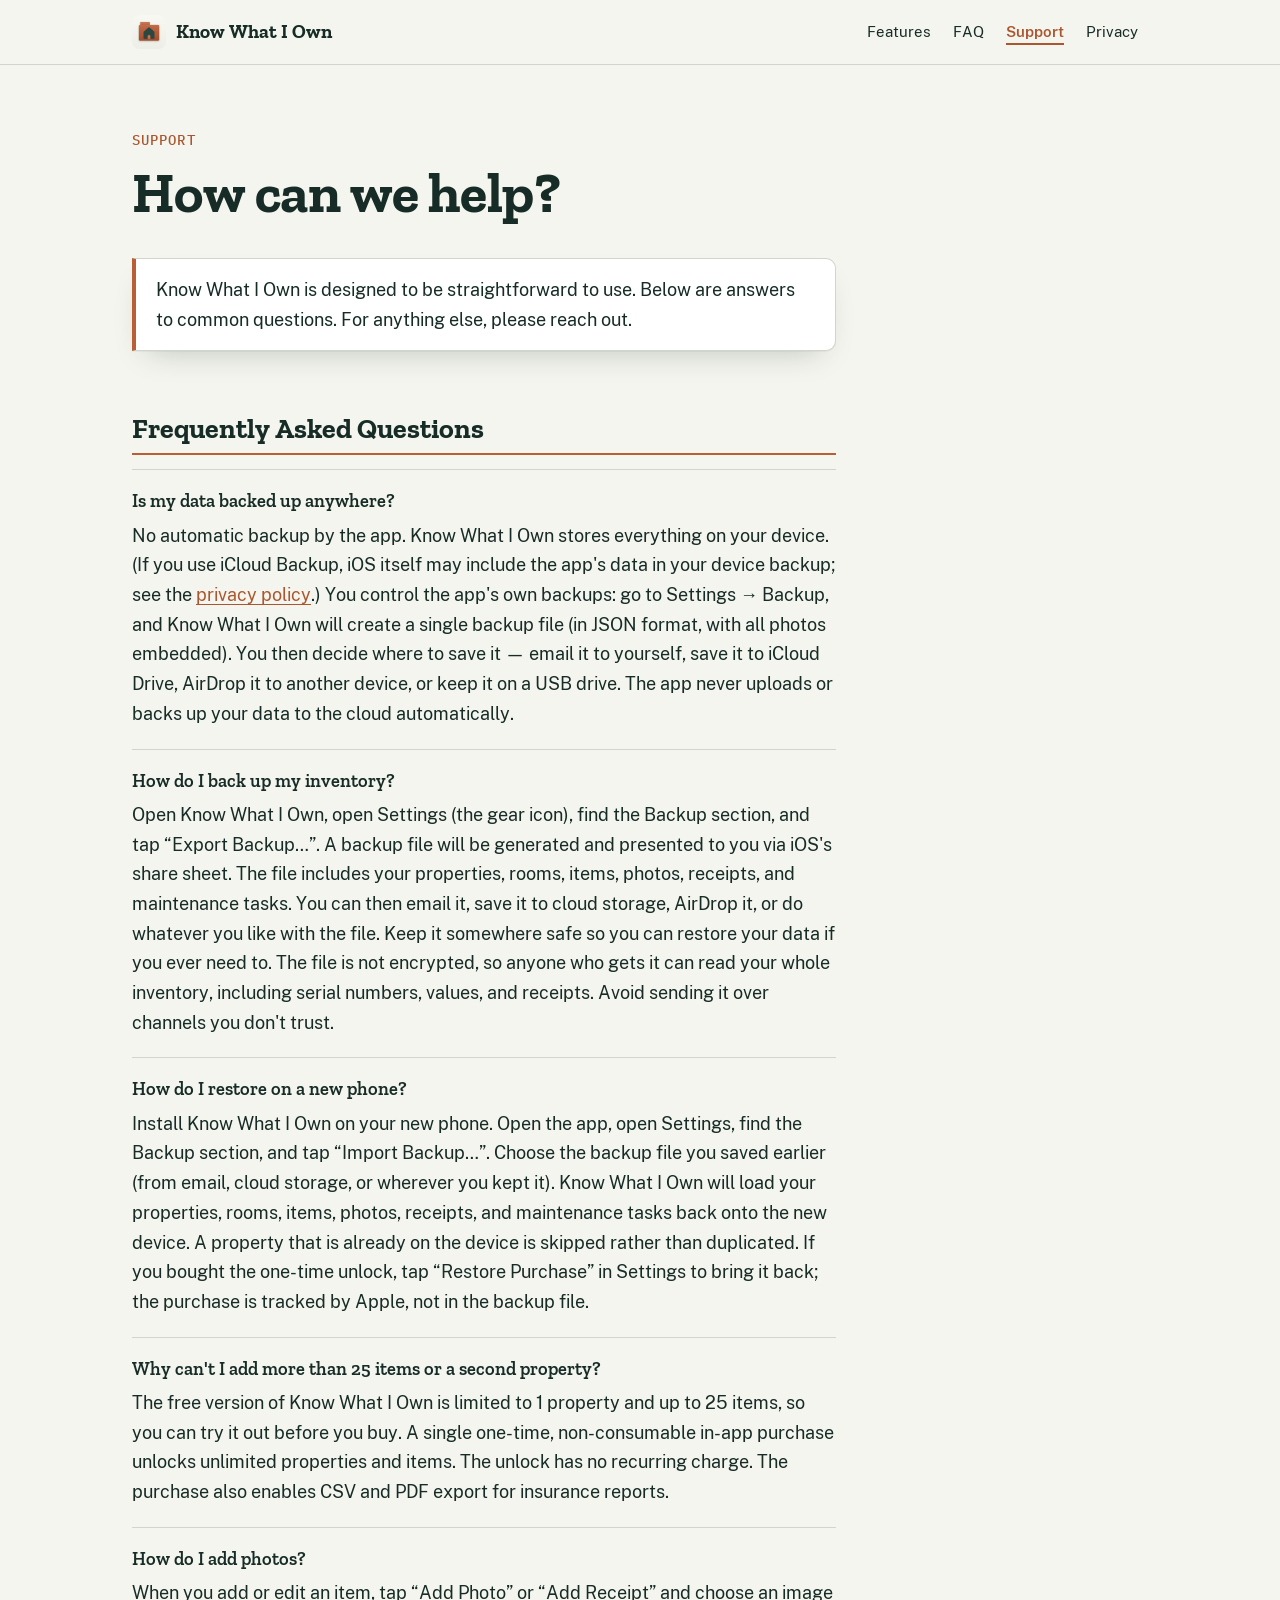
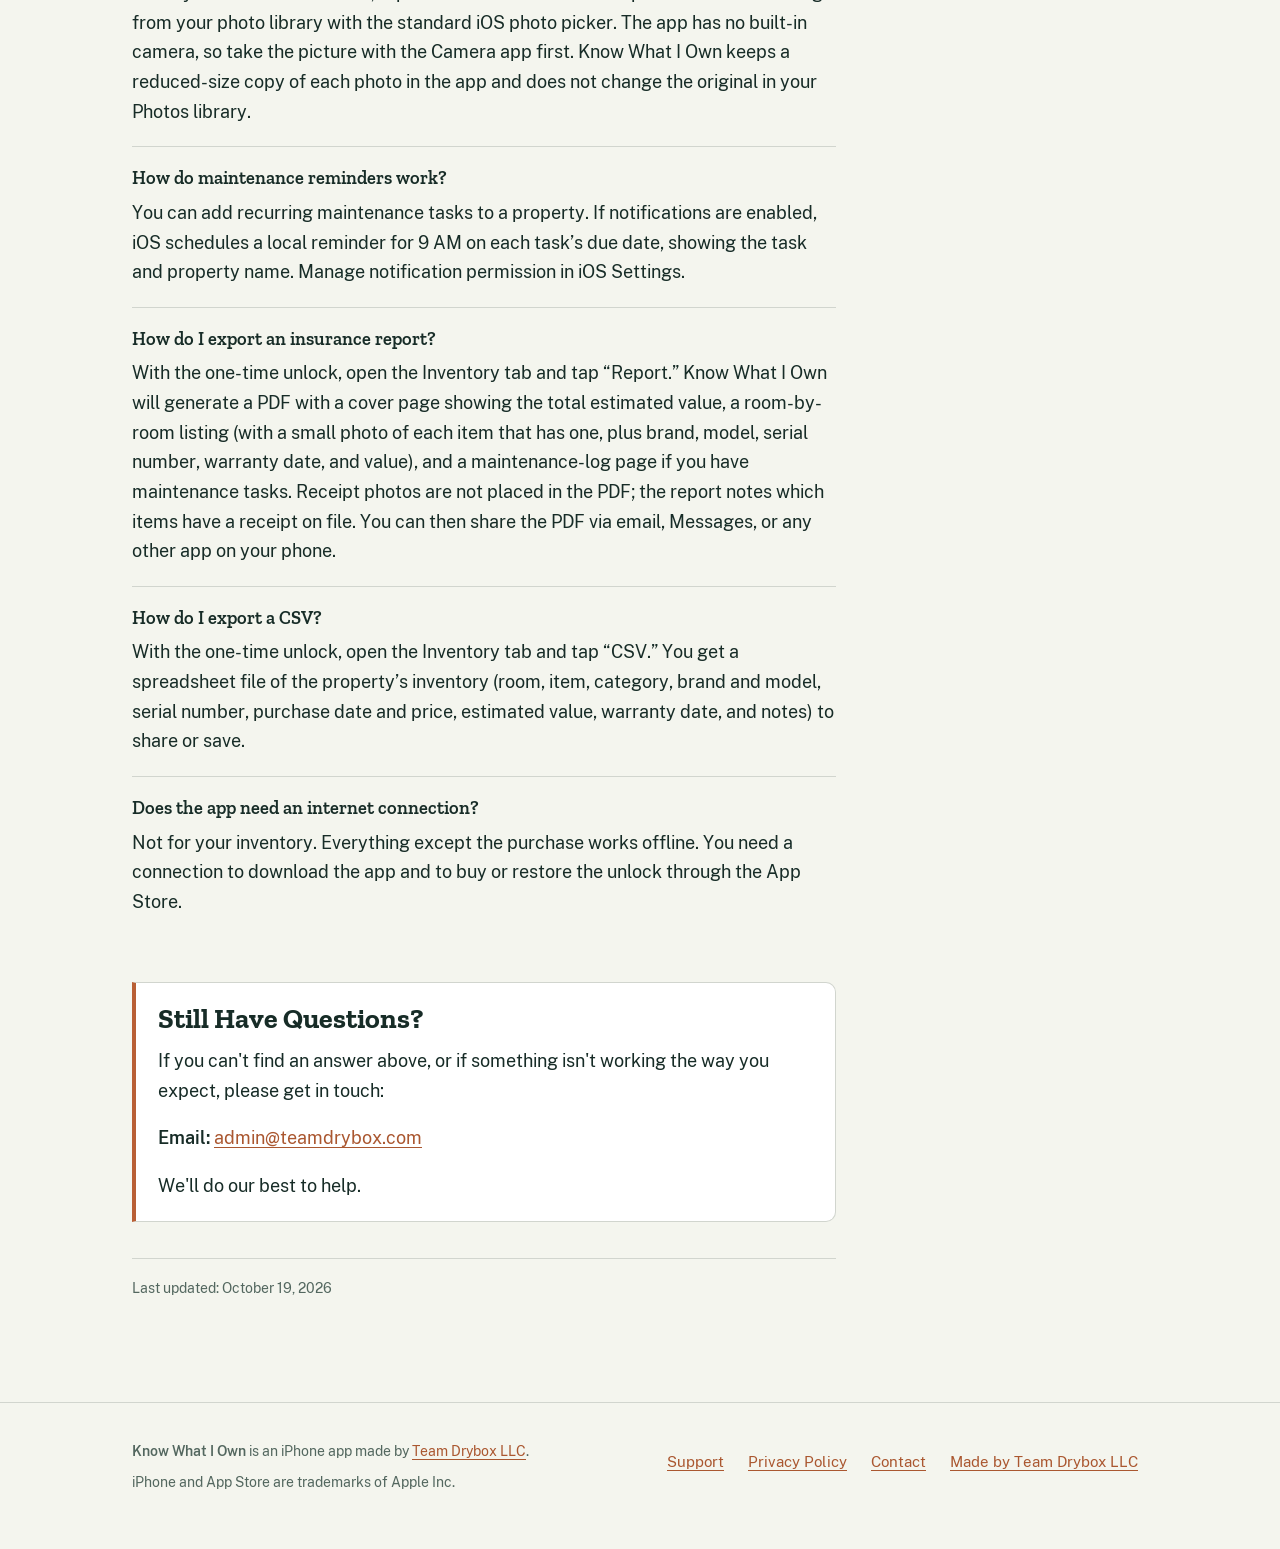
<file: site/support.html>
<!doctype html>
<html lang="en">
<head>
  <meta charset="utf-8">
  <meta name="viewport" content="width=device-width, initial-scale=1">
  <title>Support — Know What I Own</title>
  <meta name="description" content="Help with Know What I Own: backups, restoring on a new phone, the free limit and one-time unlock, photos, maintenance reminders, and insurance reports.">
  <link rel="canonical" href="https://knowwhatiown.com/support.html">
  <meta name="color-scheme" content="light dark">
  <meta name="theme-color" content="#F4F5EE" media="(prefers-color-scheme: light)">
  <meta name="theme-color" content="#0F1A17" media="(prefers-color-scheme: dark)">
  <meta property="og:type" content="website">
  <meta property="og:site_name" content="Know What I Own">
  <meta property="og:title" content="Support — Know What I Own">
  <meta property="og:description" content="Help with Know What I Own: backups, restoring on a new phone, the free limit and one-time unlock, photos, maintenance reminders, and insurance reports.">
  <meta property="og:url" content="https://knowwhatiown.com/support.html">
  <meta property="og:image" content="https://knowwhatiown.com/assets/og.jpg">
  <meta property="og:image:width" content="1200">
  <meta property="og:image:height" content="630">
  <meta property="og:image:alt" content="Know What I Own: the app&#x27;s inventory screen beside the name and the line &#x27;A calm, insurance-ready record of everything in your home.&#x27;">
  <meta name="twitter:card" content="summary_large_image">
  <meta name="twitter:title" content="Support — Know What I Own">
  <meta name="twitter:description" content="Help with Know What I Own: backups, restoring on a new phone, the free limit and one-time unlock, photos, maintenance reminders, and insurance reports.">
  <meta name="twitter:image" content="https://knowwhatiown.com/assets/og.jpg">
  <meta name="twitter:image:alt" content="Know What I Own: the app&#x27;s inventory screen beside the name and the line &#x27;A calm, insurance-ready record of everything in your home.&#x27;">
  <link rel="icon" type="image/x-icon" href="/favicon.ico">
  <link rel="icon" type="image/png" sizes="32x32" href="assets/favicon-32.png">
  <link rel="apple-touch-icon" href="assets/apple-touch-icon.png">
  <link rel="preload" href="assets/fonts/zilla-slab-700.woff2" as="font" type="font/woff2" crossorigin>
  <link rel="preload" href="assets/fonts/public-sans-400.woff2" as="font" type="font/woff2" crossorigin>
  <link rel="stylesheet" href="assets/styles.css">
</head>
<body>
  <a class="skip" href="#main">Skip to main content</a>
  <header class="site-header">
    <div class="wrap">
      <a class="brand" href="index.html"><img src="assets/apple-touch-icon.png" width="34" height="34" alt="">Know What I Own</a>
      <nav aria-label="Main">
        <ul class="nav">
          <li><a href="index.html#features">Features</a></li>
          <li><a href="index.html#faq">FAQ</a></li>
          <li><a href="support.html" aria-current="page">Support</a></li>
          <li><a href="privacy.html">Privacy</a></li>
        </ul>
      </nav>
    </div>
  </header>

  <main id="main">
    <div class="wrap">
      <div class="page-head">
        <p class="sub">Support</p>
        <h1>How can we help?</h1>
      </div>
      <div class="prose">
        <div class="callout">
          <p>Know What I Own is designed to be straightforward to use. Below are answers to common questions. For anything else, please reach out.</p>
        </div>

        <h2>Frequently Asked Questions</h2>

        <div class="qa">
          <h3>Is my data backed up anywhere?</h3>
          <p>No automatic backup by the app. Know What I Own stores everything on your device. (If you use iCloud Backup, iOS itself may include the app's data in your device backup; see the <a href="privacy.html">privacy policy</a>.) You control the app's own backups: go to Settings &rarr; Backup, and Know What I Own will create a single backup file (in JSON format, with all photos embedded). You then decide where to save it &mdash; email it to yourself, save it to iCloud Drive, AirDrop it to another device, or keep it on a USB drive. The app never uploads or backs up your data to the cloud automatically.</p>
        </div>

        <div class="qa">
          <h3>How do I back up my inventory?</h3>
          <p>Open Know What I Own, open Settings (the gear icon), find the Backup section, and tap &ldquo;Export Backup&hellip;&rdquo;. A backup file will be generated and presented to you via iOS's share sheet. The file includes your properties, rooms, items, photos, receipts, and maintenance tasks. You can then email it, save it to cloud storage, AirDrop it, or do whatever you like with the file. Keep it somewhere safe so you can restore your data if you ever need to. The file is not encrypted, so anyone who gets it can read your whole inventory, including serial numbers, values, and receipts. Avoid sending it over channels you don't trust.</p>
        </div>

        <div class="qa">
          <h3>How do I restore on a new phone?</h3>
          <p>Install Know What I Own on your new phone. Open the app, open Settings, find the Backup section, and tap &ldquo;Import Backup&hellip;&rdquo;. Choose the backup file you saved earlier (from email, cloud storage, or wherever you kept it). Know What I Own will load your properties, rooms, items, photos, receipts, and maintenance tasks back onto the new device. A property that is already on the device is skipped rather than duplicated. If you bought the one-time unlock, tap &ldquo;Restore Purchase&rdquo; in Settings to bring it back; the purchase is tracked by Apple, not in the backup file.</p>
        </div>

        <div class="qa">
          <h3>Why can't I add more than 25 items or a second property?</h3>
          <p>The free version of Know What I Own is limited to 1 property and up to 25 items, so you can try it out before you buy. A single one-time, non-consumable in-app purchase unlocks unlimited properties and items. The unlock has no recurring charge. The purchase also enables CSV and PDF export for insurance reports.</p>
        </div>

        <div class="qa">
          <h3>How do I add photos?</h3>
          <p>When you add or edit an item, tap &ldquo;Add Photo&rdquo; or &ldquo;Add Receipt&rdquo; and choose an image from your photo library with the standard iOS photo picker. The app has no built-in camera, so take the picture with the Camera app first. Know What I Own keeps a reduced-size copy of each photo in the app and does not change the original in your Photos library.</p>
        </div>

        <div class="qa">
          <h3>How do maintenance reminders work?</h3>
          <p>You can add recurring maintenance tasks to a property. If notifications are enabled, iOS schedules a local reminder for 9 AM on each task&rsquo;s due date, showing the task and property name. Manage notification permission in iOS Settings.</p>
        </div>

        <div class="qa">
          <h3>How do I export an insurance report?</h3>
          <p>With the one-time unlock, open the Inventory tab and tap &ldquo;Report.&rdquo; Know What I Own will generate a PDF with a cover page showing the total estimated value, a room-by-room listing (with a small photo of each item that has one, plus brand, model, serial number, warranty date, and value), and a maintenance-log page if you have maintenance tasks. Receipt photos are not placed in the PDF; the report notes which items have a receipt on file. You can then share the PDF via email, Messages, or any other app on your phone.</p>
        </div>

        <div class="qa">
          <h3>How do I export a CSV?</h3>
          <p>With the one-time unlock, open the Inventory tab and tap &ldquo;CSV.&rdquo; You get a spreadsheet file of the property&rsquo;s inventory (room, item, category, brand and model, serial number, purchase date and price, estimated value, warranty date, and notes) to share or save.</p>
        </div>

        <div class="qa">
          <h3>Does the app need an internet connection?</h3>
          <p>Not for your inventory. Everything except the purchase works offline. You need a connection to download the app and to buy or restore the unlock through the App Store.</p>
        </div>

        <div class="contact">
          <h2>Still Have Questions?</h2>
          <p>If you can't find an answer above, or if something isn't working the way you expect, please get in touch:</p>
          <p><strong>Email:</strong> <a href="mailto:admin@teamdrybox.com">admin@teamdrybox.com</a></p>
          <p>We'll do our best to help.</p>
        </div>

        <p class="updated">Last updated: October 19, 2026</p>
      </div>
    </div>
  </main>
  <footer class="site-footer">
    <div class="wrap">
      <div>
        <p><strong>Know What I Own</strong> is an iPhone app made by <a href="https://teamdrybox.com">Team Drybox LLC</a>.</p>
        <p>iPhone and App Store are trademarks of Apple Inc.</p>
      </div>
      <nav aria-label="Footer">
        <ul class="footer-nav">
          <li><a href="support.html">Support</a></li>
          <li><a href="privacy.html">Privacy Policy</a></li>
          <li><a href="mailto:admin@teamdrybox.com">Contact</a></li>
          <li><a href="https://teamdrybox.com">Made by Team Drybox LLC</a></li>
        </ul>
      </nav>
    </div>
  </footer>
</body>
</html>
</file>
<file: site/assets/styles.css>
/* Know What I Own — shared stylesheet.
   Palette and motifs follow the app (and teamdrybox.com): paper + deep green ink + copper, folder-tab cards,
   dotted leader lines, a double rule under a total.
   Fonts are subsetted (Latin) OFL fonts self-hosted in ./fonts — no external requests. */

@font-face { font-family: "Zilla Slab"; font-weight: 600; font-style: normal; font-display: swap;
  src: url("fonts/zilla-slab-600.woff2") format("woff2"); }
@font-face { font-family: "Zilla Slab"; font-weight: 700; font-style: normal; font-display: swap;
  src: url("fonts/zilla-slab-700.woff2") format("woff2"); }
@font-face { font-family: "Public Sans"; font-weight: 400; font-style: normal; font-display: swap;
  src: url("fonts/public-sans-400.woff2") format("woff2"); }
@font-face { font-family: "Public Sans"; font-weight: 600; font-style: normal; font-display: swap;
  src: url("fonts/public-sans-600.woff2") format("woff2"); }
@font-face { font-family: "IBM Plex Mono"; font-weight: 500; font-style: normal; font-display: swap;
  src: url("fonts/plex-mono-500.woff2") format("woff2"); }

:root {
  /* Light (default) — contrast ratios checked against WCAG AA */
  --page: #F4F5EE;
  --card: #FFFFFF;
  --ink: #172C27;          /* 13.4:1 on page */
  --soft: #53675F;         /* 5.5:1 on page, 6.0:1 on card */
  --line: #D1D5CE;
  --dots: #AEB8B1;         /* decorative only */
  --tab: #E7EEE5;
  --tab-ink: #3F554D;      /* on tab */
  --brass: #B95F35;        /* decorative: rules, borders (never small text) */
  --brass-text: #AA5730;   /* 4.65:1 on page, 5.1:1 on card — small text and links */
  --btn-bg: #AA5730;
  --btn-bg-hover: #944C2A;
  --btn-tx: #FFFFFF;       /* 5.1:1 on btn-bg */
  --frame: #172C27;
  --shadow: 0 1px 0 rgba(23, 44, 39, .04), 0 14px 32px -16px rgba(23, 44, 39, .28);
  --focus: #AA5730;

  --serif: "Zilla Slab", Rockwell, "Roboto Slab", Georgia, "Times New Roman", serif;
  --sans: "Public Sans", -apple-system, BlinkMacSystemFont, "Segoe UI", Roboto, Helvetica, Arial, sans-serif;
  --mono: "IBM Plex Mono", ui-monospace, SFMono-Regular, Menlo, Consolas, monospace;

  --gutter: 20px;
  --maxw: 1080px;
  color-scheme: light dark;
}

@media (prefers-color-scheme: dark) {
  :root {
    --page: #0F1A17;
    --card: #17241F;
    --ink: #EEF1E8;        /* 15.6:1 on page */
    --soft: #A3B2A9;       /* 8.0:1 on page, 7.3:1 on card */
    --line: #2C3B35;
    --dots: #45574F;
    --tab: #1F332C;
    --tab-ink: #BFD8CF;
    --brass: #D9794B;
    --brass-text: #D9794B; /* 5.75:1 on page, 5.2:1 on card */
    --btn-bg: #D9794B;
    --btn-bg-hover: #F0A05F;
    --btn-tx: #0F1A17;     /* 5.75:1 on btn-bg */
    --frame: #060D0B;
    --shadow: 0 1px 0 rgba(0, 0, 0, .3), 0 14px 32px -16px rgba(0, 0, 0, .7);
    --focus: #D9794B;
  }
}

*, *::before, *::after { box-sizing: border-box; }
html { -webkit-text-size-adjust: 100%; text-size-adjust: 100%; }
@media (prefers-reduced-motion: no-preference) { html { scroll-behavior: smooth; } }
body {
  margin: 0;
  background: var(--page);
  color: var(--ink);
  font: 400 clamp(16px, 0.4vw + 15px, 18px)/1.65 var(--sans);
  -webkit-font-smoothing: antialiased;
}
img { max-width: 100%; height: auto; }
a { color: var(--brass-text); text-underline-offset: 3px; text-decoration-thickness: 1px; }
a:hover { text-decoration-thickness: 2px; }
:focus-visible { outline: 3px solid var(--focus); outline-offset: 3px; border-radius: 4px; }
p { margin: 0 0 1em; }
h1, h2, h3 { font-family: var(--serif); color: var(--ink); margin: 0; line-height: 1.15; font-weight: 700; }
h1 { font-size: clamp(2.5rem, 7vw + 1rem, 4.25rem); letter-spacing: -.01em; }
h2 { font-size: clamp(1.75rem, 3vw + 1rem, 2.5rem); }
h3 { font-size: 1.35rem; font-weight: 600; line-height: 1.25; }
ul, ol { margin: 0; padding: 0; }

.wrap { width: 100%; max-width: var(--maxw); margin: 0 auto; padding-inline: var(--gutter); }
.skip { position: absolute; left: 12px; top: -80px; background: var(--card); color: var(--ink);
  border: 2px solid var(--brass-text); padding: 10px 16px; border-radius: 8px; z-index: 10; }
.skip:focus { top: 12px; }

/* Header */
.site-header { border-bottom: 1px solid var(--line); background: var(--page); }
.site-header .wrap { display: flex; flex-wrap: wrap; align-items: center; justify-content: space-between; column-gap: 24px; padding-block: 8px; }
.brand { display: inline-flex; align-items: center; gap: 10px; min-height: 48px; text-decoration: none; color: var(--ink);
  font: 700 1.2rem/1 var(--serif); }
.brand img { width: 34px; height: 34px; border-radius: 8px; display: block; }
.nav { display: flex; flex-wrap: wrap; list-style: none; gap: 0 2px; margin-left: -10px; }
.nav a { display: inline-flex; align-items: center; min-height: 44px; padding: 0 10px; color: var(--ink); text-decoration: none;
  font-size: .95rem; border-radius: 6px; }
.nav a:hover { color: var(--brass-text); text-decoration: underline; text-underline-offset: 6px; }
.nav a[aria-current="page"] { color: var(--brass-text); font-weight: 600; text-decoration: underline; text-decoration-thickness: 2px; text-underline-offset: 6px; }

/* Small mono label */
.eyebrow, .tab, .mono { font-family: var(--mono); font-weight: 500; letter-spacing: .08em; text-transform: uppercase; }
.eyebrow { font-size: .78rem; color: var(--brass-text); margin: 0 0 14px; }

/* Buttons */
.btn { display: inline-flex; align-items: center; justify-content: center; gap: 8px; min-height: 52px; padding: 0 24px;
  border-radius: 12px; font: 600 1rem/1.2 var(--sans); text-decoration: none; border: 2px solid transparent; cursor: pointer; }
.btn-primary { background: var(--btn-bg); color: var(--btn-tx); }
.btn-primary:hover { background: var(--btn-bg-hover); }
.app-status { display: inline-flex; align-items: flex-start; gap: 10px; min-height: 52px; padding: 10px 16px; border: 2px solid var(--brass); border-radius: 12px; background: var(--card); color: var(--ink); }
.app-status .dot { width: 9px; height: 9px; margin-top: .45em; border-radius: 50%; background: var(--brass); flex: none; }
.app-status strong, .app-status small { display: block; }
.app-status strong { font: 600 1rem/1.25 var(--sans); }
.app-status small { margin-top: 2px; color: var(--soft); font-size: .78rem; line-height: 1.3; }
.btn-ghost { color: var(--brass-text); border-color: var(--line); background: transparent; }
.btn-ghost:hover { border-color: var(--brass); }

/* Sections */
section { padding-block: clamp(48px, 8vw, 88px); }
.section-head { max-width: 40rem; margin-bottom: clamp(28px, 4vw, 44px); }
.section-head p { color: var(--soft); font-size: 1.08rem; margin: 14px 0 0; }
.alt { background: var(--card); background: color-mix(in srgb, var(--card) 55%, var(--page)); border-block: 1px solid var(--line); }

/* Hero */
.hero { padding-block: clamp(36px, 7vw, 80px) clamp(48px, 8vw, 88px); }
.hero-grid { display: grid; gap: 44px; align-items: center; }
.hero h1 { margin-bottom: 18px; }
.lede { font-size: clamp(1.1rem, 1vw + 1rem, 1.35rem); color: var(--soft); max-width: 34rem; margin-bottom: 28px; line-height: 1.55; }
.cta-row { display: flex; flex-wrap: wrap; gap: 12px; align-items: center; }
.fine { font-size: .9rem; color: var(--soft); margin: 18px 0 0; max-width: 34rem; }
.hero-art { display: flex; justify-content: center; }

.phone { margin: 0; width: min(100%, 290px); border: 8px solid var(--frame); border-radius: 40px; background: var(--frame);
  box-shadow: var(--shadow); overflow: hidden; }
.phone img { display: block; width: 100%; height: auto; border-radius: 32px; }
.phone.small { width: min(100%, 260px); }

/* Folder-tab cards (echo of the app's room cards) */
.folder { position: relative; margin-top: 30px; background: var(--card); border: 1px solid var(--line);
  border-radius: 0 12px 12px 12px; padding: 24px 22px 22px; box-shadow: var(--shadow); }
.folder > .tab { position: absolute; left: -1px; top: -28px; height: 28px; display: inline-flex; align-items: center; padding: 0 14px;
  background: var(--tab); color: var(--tab-ink); font-size: .7rem; border-radius: 9px 12px 0 0; }
.folder h3 { margin-bottom: 8px; }
.folder p:last-child { margin-bottom: 0; }
.folder p { color: var(--soft); font-size: .98rem; }
.cards { display: grid; gap: 8px 24px; grid-template-columns: 1fr; list-style: none; }
.cards > li { display: block; }

/* Leader lines and double rule */
.ledger { list-style: none; margin: 4px 0 0; }
.leader { display: flex; align-items: baseline; gap: 8px; padding: 6px 0; }
.leader .dots { flex: 1; min-width: 12px; border-bottom: 2px dotted var(--dots); transform: translateY(-4px); }
.leader .val { font-family: var(--mono); font-weight: 500; font-size: .9em; color: var(--brass-text); white-space: nowrap; }
.leader .name { font-weight: 600; color: var(--ink); }
.leader .sub { font-family: var(--mono); font-weight: 500; font-size: .72rem; letter-spacing: .06em; color: var(--soft); text-transform: uppercase; white-space: nowrap; }
.total { margin-top: 8px; padding: 10px 0 8px; border-bottom: 5px double var(--brass); }
.total .name { font-family: var(--mono); font-weight: 500; font-size: .78rem; letter-spacing: .08em; text-transform: uppercase; color: var(--soft); }
.total .val { font-family: var(--serif); font-weight: 700; font-size: 1.5rem; }
.sample { font-size: .8rem; color: var(--soft); margin: 14px 0 0 !important; }

/* Steps */
.steps { display: grid; gap: 28px; list-style: none; }
.steps li { position: relative; padding-top: 52px; }
.step-number { position: absolute; top: 0; left: 0; height: 36px; padding: 0 14px;
  display: inline-flex; align-items: center; background: var(--tab); color: var(--tab-ink); border-radius: 9px 12px 0 0;
  font: 500 .8rem/1 var(--mono); letter-spacing: .08em; }
.steps li::after { content: ""; position: absolute; top: 35px; left: 0; right: 0; border-top: 2px solid var(--brass); }
.steps h3 { margin-bottom: 8px; }
.steps p { color: var(--soft); margin: 0; }

/* Two-column feature split */
.split { display: grid; gap: 40px; align-items: center; }
.split .art { display: flex; justify-content: center; }
.checklist { list-style: none; margin: 18px 0 0; }
.checklist li { position: relative; padding: 5px 0 5px 28px; }
.checklist li::before { content: ""; position: absolute; left: 3px; top: .72em; width: 10px; height: 6px; border-left: 3px solid var(--brass);
  border-bottom: 3px solid var(--brass); transform: rotate(-45deg); }

/* Privacy trio */
.trio { display: grid; gap: 8px 24px; list-style: none; }
.split .trio { grid-template-columns: 1fr; }

/* Compare table-ish */
.plans { display: grid; gap: 8px 24px; margin-top: 8px; }
.plans h3 { font-size: 1.15rem; }
.plans ul { list-style: none; margin: 12px 0 0; }
.plans li { padding: 7px 0 7px 26px; position: relative; border-top: 1px dotted var(--dots); }
.plans li:first-child { border-top: 0; }
.plans li::before { content: ""; position: absolute; left: 3px; top: 1em; width: 9px; height: 5px; border-left: 3px solid var(--brass);
  border-bottom: 3px solid var(--brass); transform: rotate(-45deg); }

/* FAQ */
.faq { max-width: 46rem; }
.faq details { border-top: 1px solid var(--line); }
.faq details:last-child { border-bottom: 1px solid var(--line); }
.faq summary { list-style: none; cursor: pointer; display: flex; align-items: center; justify-content: space-between; gap: 16px;
  min-height: 56px; padding: 12px 4px; font: 600 1.08rem/1.35 var(--sans); }
.faq summary::-webkit-details-marker { display: none; }
.faq summary::after { content: "+"; flex: none; width: 28px; height: 28px; display: inline-flex; align-items: center; justify-content: center;
  font: 500 1.3rem/1 var(--mono); color: var(--brass-text); border: 1px solid var(--line); border-radius: 50%; }
.faq details[open] summary::after { content: "\2212"; }
.faq summary:hover { color: var(--brass-text); }
.faq .answer { padding: 0 4px 20px; color: var(--soft); max-width: 40rem; }
.faq .answer p:last-child { margin-bottom: 0; }

/* Footer */
.site-footer { border-top: 1px solid var(--line); padding-block: 36px 48px; font-size: .95rem; }
.site-footer .wrap { display: grid; gap: 20px; }
.footer-nav { display: flex; flex-wrap: wrap; list-style: none; gap: 0 4px; margin-left: -10px; }
.footer-nav a { display: inline-flex; align-items: center; min-height: 44px; padding: 0 10px; }
.site-footer p { color: var(--soft); margin: 0 0 .5em; font-size: .9rem; max-width: 40rem; }

/* Prose pages (support, privacy, 404) */
.page-head { padding-block: clamp(36px, 6vw, 64px) 8px; }
.page-head h1 { font-size: clamp(2.25rem, 5vw + 1rem, 3.5rem); }
.page-head .sub { font-family: var(--mono); font-weight: 500; letter-spacing: .08em; text-transform: uppercase; font-size: .85rem; color: var(--brass-text); margin: 0 0 10px; }
.prose { max-width: 44rem; padding-block: 24px clamp(48px, 8vw, 88px); }
.prose h2 { font-size: clamp(1.4rem, 1.2vw + 1rem, 1.75rem); margin: 2.2em 0 .5em; padding-bottom: .3em; border-bottom: 2px solid var(--brass); }
.prose h2:first-child { margin-top: 0; }
.prose h3 { font-size: 1.15rem; margin: 1.8em 0 .4em; }
.prose p { color: var(--ink); }
.prose .callout { background: var(--card); border: 1px solid var(--line); border-left: 4px solid var(--brass); border-radius: 0 10px 10px 0;
  padding: 16px 20px; margin: 0 0 1.5em; box-shadow: var(--shadow); }
.prose .callout p:last-child { margin-bottom: 0; }
.prose .contact { margin-top: 2.5em; padding: 20px 22px; background: var(--card); border: 1px solid var(--line); border-left: 4px solid var(--brass);
  border-radius: 0 10px 10px 0; }
.prose .contact h2 { border: 0; margin: 0 0 .4em; padding: 0; }
.prose .contact p:last-child { margin-bottom: 0; }
.prose .updated { margin-top: 2.5em; padding-top: 1.2em; border-top: 1px solid var(--line); color: var(--soft); font-size: .9rem; }
.qa { padding: 20px 0; border-top: 1px solid var(--line); }
.qa:last-of-type { border-bottom: 1px solid var(--line); }
.qa h3 { margin: 0 0 .4em; }
.qa p:last-child { margin-bottom: 0; }

/* < 700px: the landing page was ~12 screens tall on a phone. Card lists become a swipe row
   (next card peeks in to show there is more), secondary phone mockups are dropped, and the
   remaining mockup and cards are tightened. Tablet and desktop layouts are unchanged. */
@media (max-width: 699.98px) {
  .cards, .split .trio {
    display: flex; gap: 12px; overflow-x: auto; overscroll-behavior-x: contain;
    scroll-snap-type: x mandatory; scroll-padding-inline: var(--gutter);
    margin-inline: calc(var(--gutter) * -1); padding: 0 var(--gutter) 22px;
    scrollbar-width: thin; align-items: flex-start;
  }
  .cards > li, .split .trio > li { flex: 0 0 min(82%, 20rem); scroll-snap-align: start; }
  .cards .folder, .trio .folder { margin-top: 30px; padding: 18px 16px 16px; }
  .cards .folder p, .trio .folder p { font-size: .93rem; line-height: 1.55; }
  .cards .folder h3, .trio .folder h3 { font-size: 1.2rem; }
  .split { grid-template-columns: minmax(0, 1fr); }  /* let the swipe row scroll instead of widening the page */
  .split > * { min-width: 0; }
  .split .art { display: none; }
  .hero-grid { gap: 28px; }
  .phone { width: min(100%, 230px); border-width: 6px; border-radius: 34px; }
  .phone img { border-radius: 28px; }
  .section-head { margin-bottom: 20px; }
  .steps { gap: 20px; }
  .steps li { padding-top: 46px; }
}

/* >= 700px */
@media (min-width: 700px) {
  :root { --gutter: 32px; }
  .cards { grid-template-columns: repeat(2, 1fr); }
  .steps { grid-template-columns: repeat(3, 1fr); gap: 32px; }
  .plans { grid-template-columns: repeat(2, 1fr); }
  .site-footer .wrap { grid-template-columns: 1fr auto; align-items: start; }
}
/* >= 960px */
@media (min-width: 960px) {
  .hero-grid { grid-template-columns: 1.15fr .85fr; gap: 64px; }
  .hero-art { justify-content: flex-end; }
  .cards { grid-template-columns: repeat(3, 1fr); }
  .split { grid-template-columns: 1fr 1fr; gap: 72px; }
  .split.flip .art { order: -1; }
}

@media (prefers-reduced-motion: reduce) {
  *, *::before, *::after { animation: none !important; transition: none !important; scroll-behavior: auto !important; }
}
@media (forced-colors: active) {
  .btn, .app-status, .folder, .plan, .qa, .faq details { border: 1px solid CanvasText; }
  .btn-primary { background: ButtonFace; color: ButtonText; }
  .btn-ghost, .app-status { color: ButtonText; }
  .btn:focus-visible, a:focus-visible, summary:focus-visible { outline: 2px solid Highlight; }
}
@media print {
  .site-header, .site-footer, .skip { display: none; }
  body { background: #fff; color: #000; }
}
</file>
